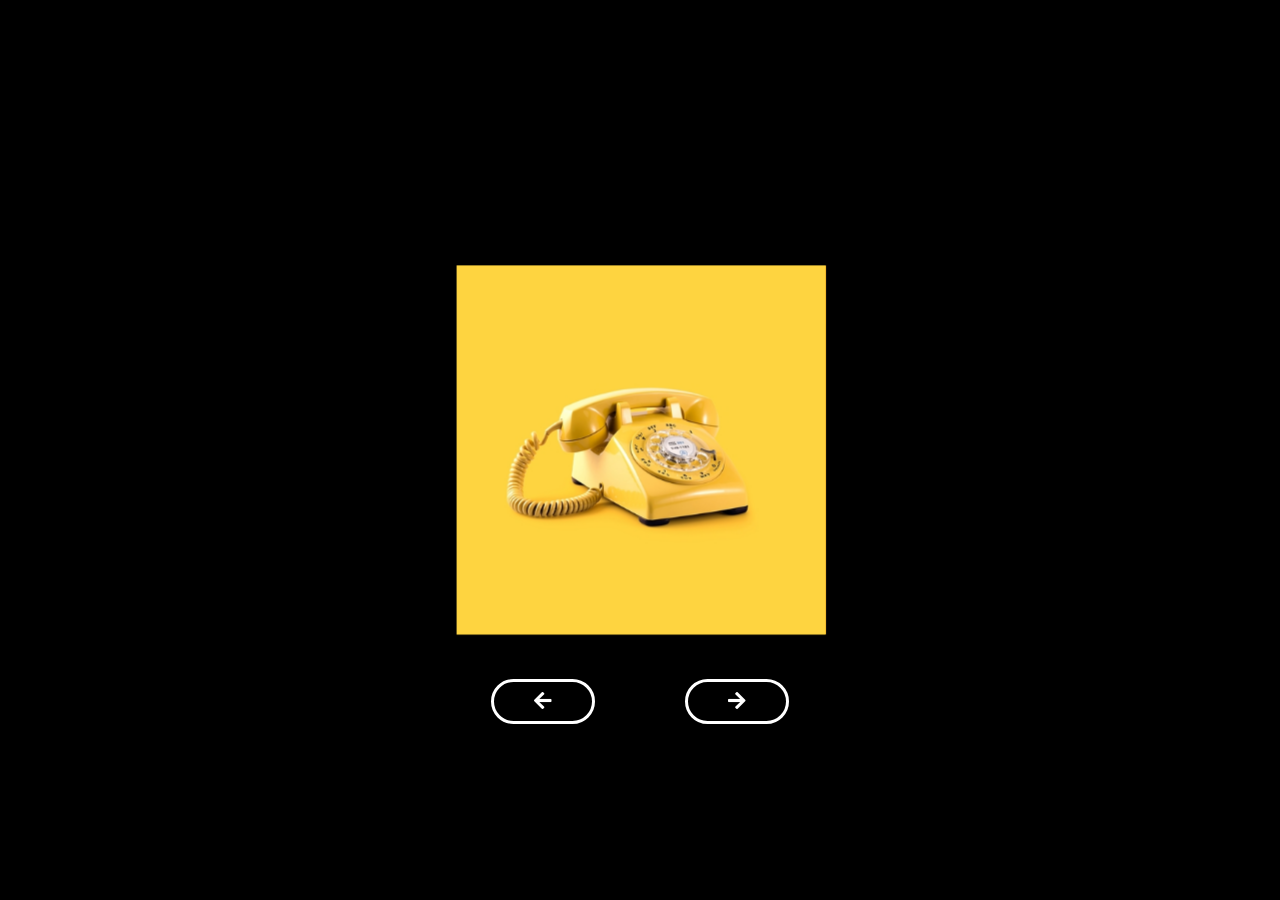
<file: 3D Cube Slider/index.html>
<!DOCTYPE html>
<html lang="en">
  <head>
    <meta name="viewport" content="width=device-width, initial-scale=1.0" />
    <title>3D Cube Slider</title>
    <!-- Font Awesome -->
    <link
      rel="stylesheet"
      href="https://cdnjs.cloudflare.com/ajax/libs/font-awesome/5.15.4/css/all.min.css"
    />
    <!-- Stylesheet -->
    <link rel="stylesheet" href="style.css" />
  </head>
  <body>
    <div class="wrapper">
      <div class="container">
        <div class="image-cube">
          <div class="front">
            <img src="image-1.jpg" />
          </div>
          <div class="right">
            <img src="image-2.jpg" />
          </div>
          <div class="back">
            <img src="image-3.jpg" />
          </div>
          <div class="left">
            <img src="image-4.jpg" />
          </div>
        </div>
      </div>
      <div class="btns">
        <button id="prev">
          <i class="fas fa-arrow-left"></i>
        </button>
        <button id="next">
          <i class="fas fa-arrow-right"></i>
        </button>
      </div>
    </div>
    <!-- Script -->
    <script src="script.js"></script>
  </body>
</html>
</file>
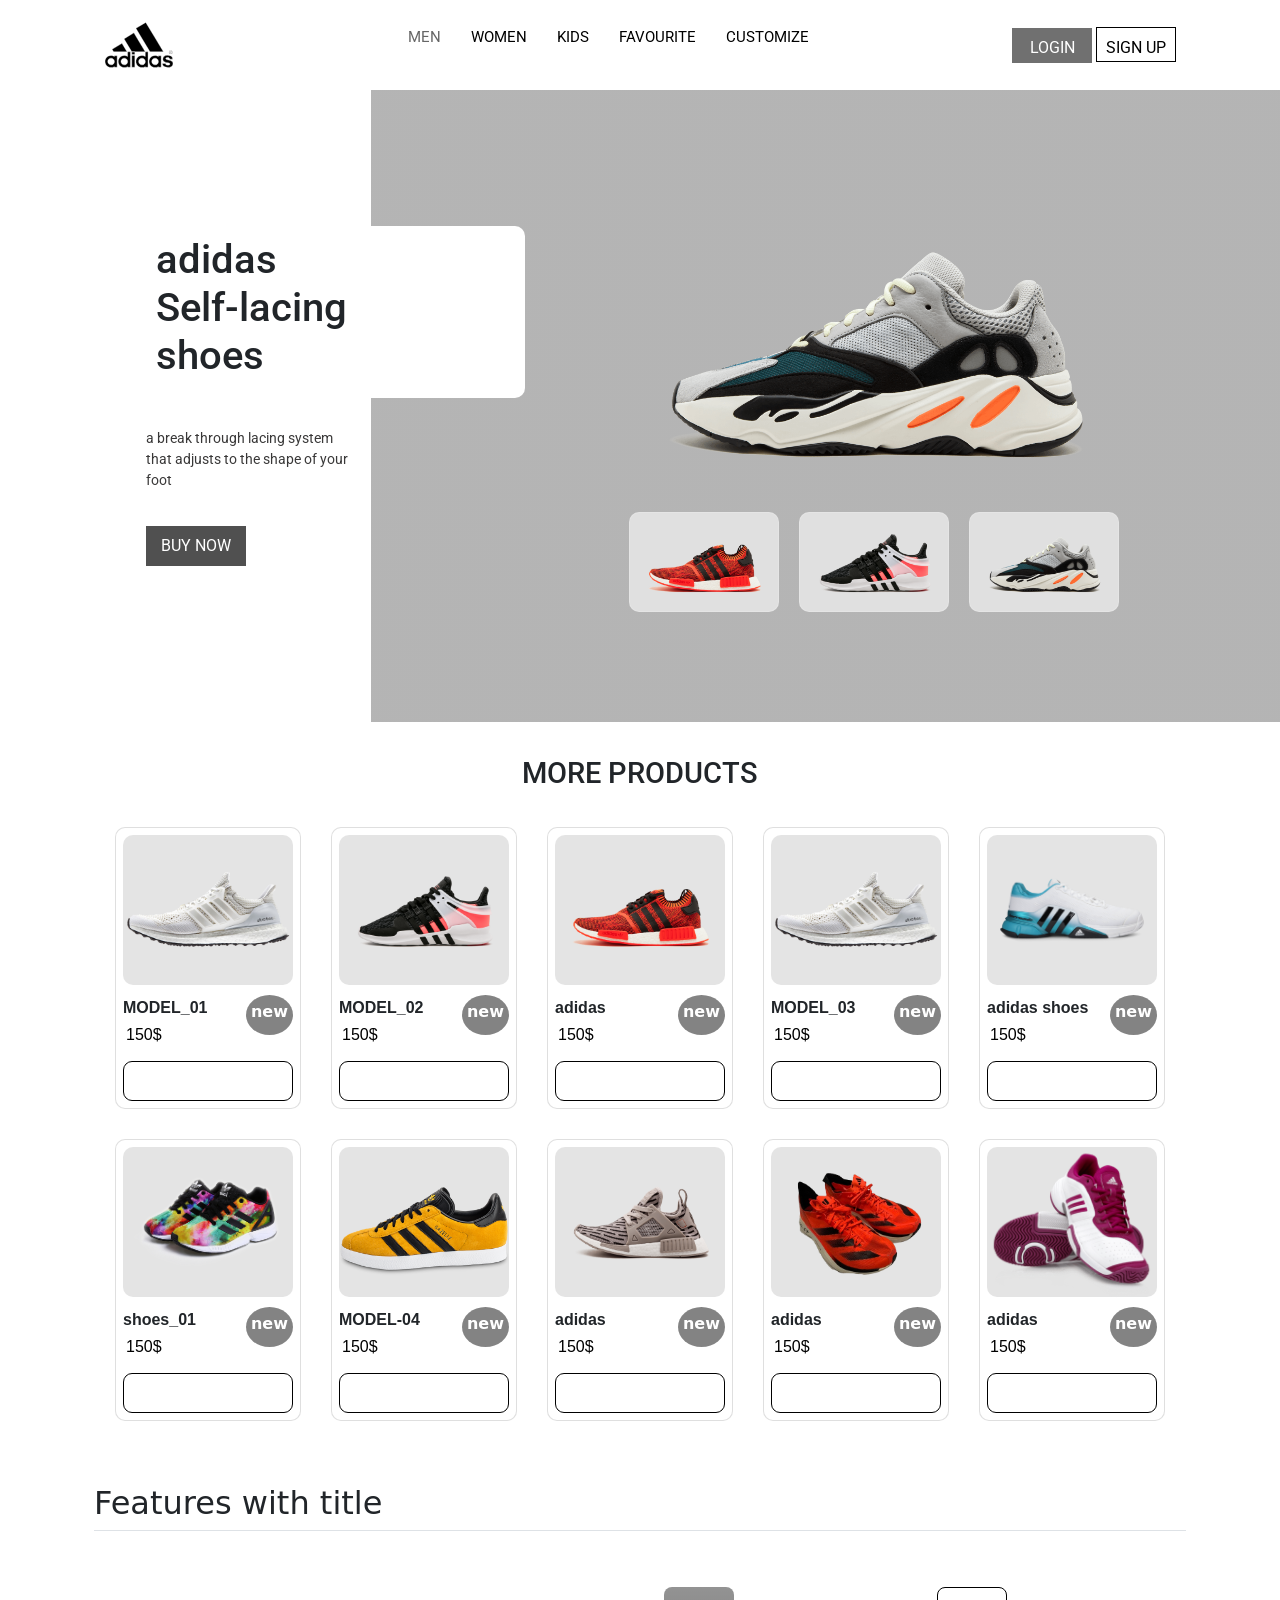
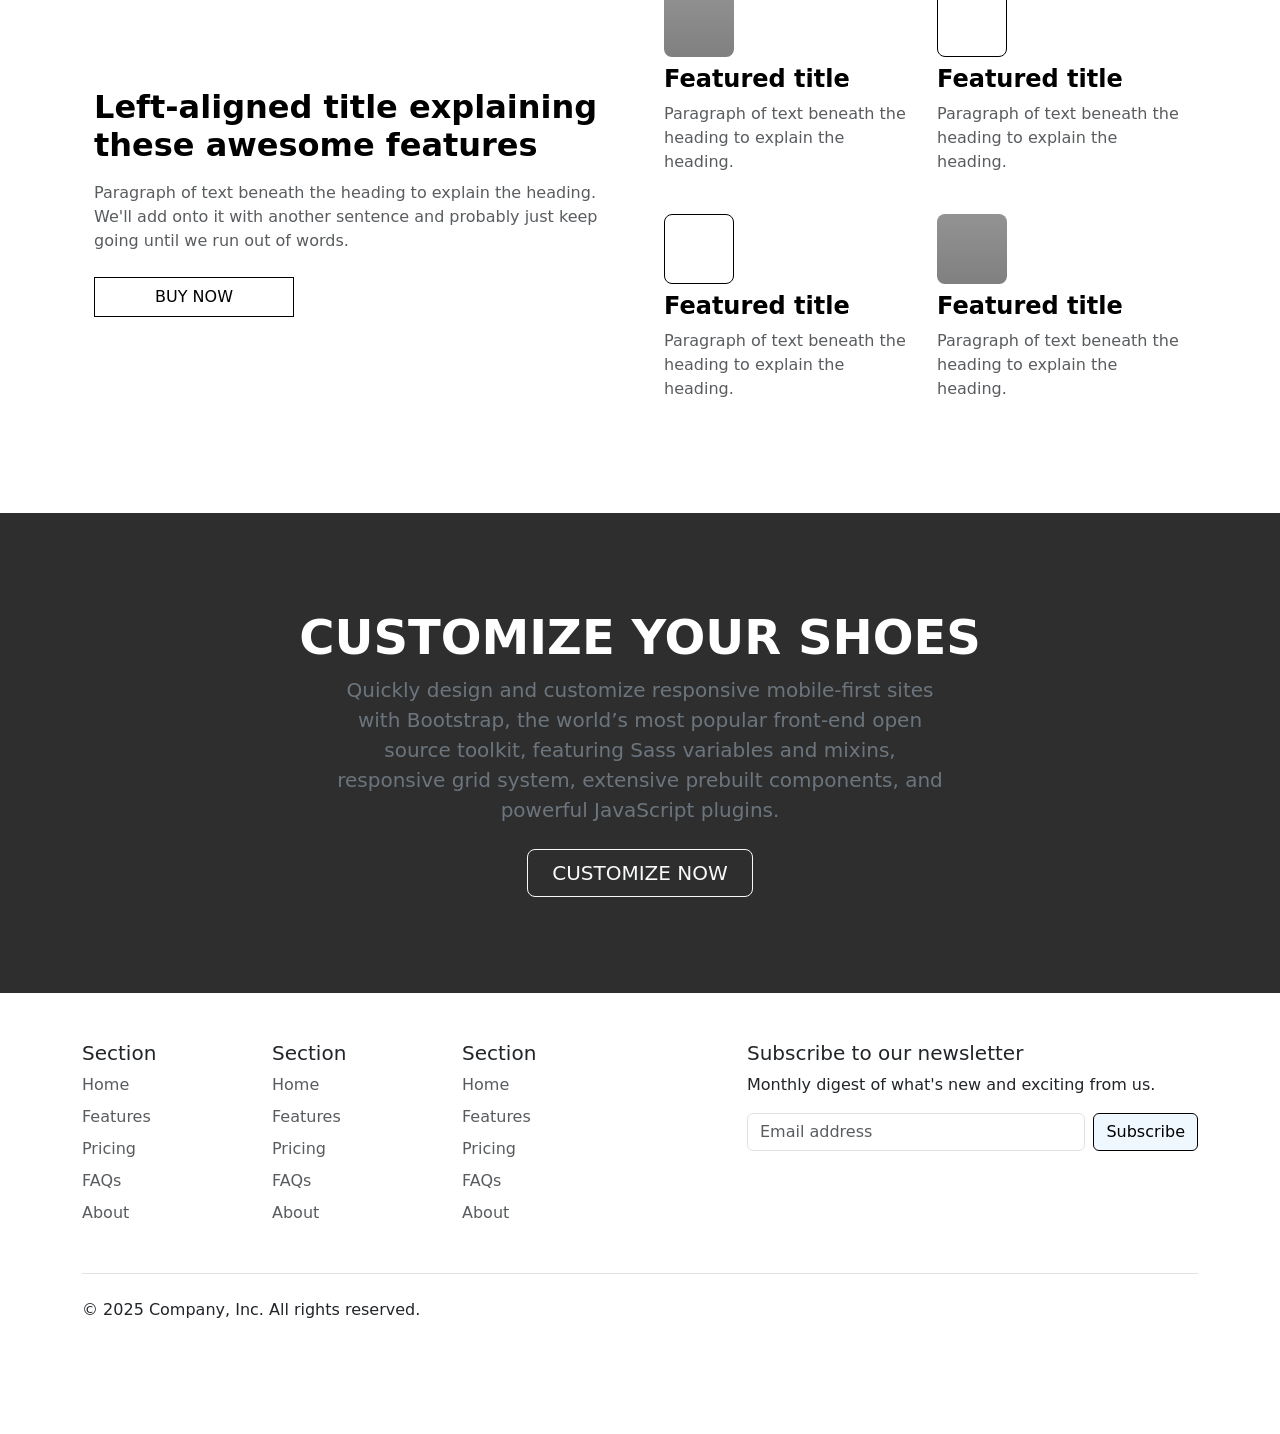
<file: adidas store landing page/index.html>
<!DOCTYPE html>
<html lang="en">
<head>
    <meta charset="UTF-8">
    <meta name="viewport" content="width=device-width, initial-scale=1.0">
    <link rel="stylesheet" href="style.css">
    <link rel="preconnect" href="https://fonts.googleapis.com">
    <link rel="preconnect" href="https://fonts.gstatic.com" crossorigin>
    <link href="https://fonts.googleapis.com/css2?family=Roboto:ital,wght@0,100..900;1,100..900&display=swap" rel="stylesheet">
   <link href="https://cdn.jsdelivr.net/npm/bootstrap@5.3.8/dist/css/bootstrap.min.css" rel="stylesheet" integrity="sha384-sRIl4kxILFvY47J16cr9ZwB07vP4J8+LH7qKQnuqkuIAvNWLzeN8tE5YBujZqJLB" crossorigin="anonymous">
    <link href='https://cdn.boxicons.com/fonts/basic/boxicons.min.css' rel='stylesheet'>
    <title>Adidas landing page </title>
</head>
<body>
    <header >
        <div class="logo">
            <img src="./adidas-logo-svgrepo-com.svg" alt="">
        </div>
        <div class="list">
            <ul>
                <li><a href="" style="color: rgb(102, 102, 102);">MEN</a></li>
                <li><a href="">WOMEN</a></li>
                <li><a href="">KIDS</a></li>
                <li><a href="">FAVOURITE</a></li>
                <li><a href="">CUSTOMIZE</a></li>
            </ul>
        </div>
        <div class="login-buttons">
            <div class="buttons">
                <button class="login">LOGIN</button>
                <button class="signUp">SIGN UP</button>
            </div>
        </div>
        <div class="closeForSmallScreen">
            <button>
                <i class='bx  bx-x'  ></i> 
            </button>
        </div>
    </header>

    <div class="container-1">
        <div class="sec-1">
            <div class="text-1">
            <h1>adidas <br> Self-lacing <br> shoes</h1>
            </div>
            <div class="text-2">
                <p>a break through lacing system that adjusts to the shape of your foot </p>
            </div>
            <div class="btn-buyNow">
                <button>BUY NOW</button>
            </div>
        </div>
        <div class="sec-2">
            <div class="img">
                <img class="bigShoes" src="./imgs/shoes (2).png" alt="">
            </div>
            <div class="slider">
                <div class="shoes">
                    <img src="imgs/shoes (0).png" alt="">
                </div>
                <div class="shoes">
                    <img src="imgs/shoes (1).png" alt="">
                </div>
                <div class="shoes">
                    <img src="imgs/shoes (2).png" alt="">
                </div>
            </div>
        </div>
    </div>


    <div class="products">
        <div class="txt-pro">
        <h2>MORE PRODUCTS</h2>
        </div>
        <div class="pros-cards">


        <div class="pros">
            <div class="display">
                <div class="img">
                    <img src="./imgs/pngwing.com (5).png" alt="">
                </div>
                  <div class="content">
                        <div class="details">
                            <div class="name">MODEL_01</div>
                        <div class="pprice">150$</div>
                        </div>
                        <div class="new">
                            <div><p>new</p></div>
                        </div>
                    </div>
                <div class="buyBtn">
                    <button><i class='bxr  bx-cart-plus'  ></i> </button>
                </div>
            </div>
        </div>


        <div class="pros">
            <div class="display">
                <div class="img">
                    <img src="imgs/shoes (1).png" alt="">
                </div>
                  <div class="content">
                        <div class="details">
                            <div class="name">MODEL_02</div>
                        <div class="pprice">150$</div>
                        </div>
                        <div class="new">
                            <div><p>new</p></div>
                        </div>
                    </div>
                <div class="buyBtn">
                    <button><i class='bxr  bx-cart-plus'  ></i> </button>
                </div>
            </div>
        </div>


        <div class="pros">
            <div class="display">
                <div class="img">
                    <img src="./imgs/shoes (0).png" alt="">
                </div>
                  <div class="content">
                        <div class="details">
                            <div class="name">adidas</div>
                        <div class="pprice">150$</div>
                        </div>
                        <div class="new">
                            <div><p>new</p></div>
                        </div>
                    </div>
                <div class="buyBtn">
                    <button><i class='bxr  bx-cart-plus'  ></i> </button>
                </div>
            </div>
        </div>
            <div class="pros">
                <div class="display">
                    <div class="img">
                        <img src="./imgs/pngwing.com (5).png" alt="">
                    </div>
                      <div class="content">
                        <div class="details">
                            <div class="name">MODEL_03</div>
                        <div class="pprice">150$</div>
                        </div>
                        <div class="new">
                            <div><p>new</p></div>
                        </div>
                    </div>
                    <div class="buyBtn">
                        <button><i class='bxr  bx-cart-plus'  ></i> </button>
                    </div>
                </div>
            </div>
            <div class="pros">
                <div class="display">
                    <div class="img">
                        <img src="./imgs/pngwing.com (0).png" alt="">
                    </div>
                      <div class="content">
                        <div class="details">
                            <div class="name">adidas shoes</div>
                        <div class="pprice">150$</div>
                        </div>
                        <div class="new">
                            <div><p>new</p></div>
                        </div>
                    </div>
                    <div class="buyBtn">
                        <button><i class='bxr  bx-cart-plus'  ></i> </button>
                    </div>
                </div>
            </div>
        </div>
        <div class="pros-cards">


        <div class="pros">
            <div class="display">
                <div class="img">
                    <img src="./imgs/new3.png" alt="">
                </div>
                  <div class="content">
                        <div class="details">
                            <div class="name">shoes_01</div>
                        <div class="pprice">150$</div>
                        </div>
                        <div class="new">
                            <div><p>new</p></div>
                        </div>
                    </div>
                <div class="buyBtn">
                    <button><i class='bxr  bx-cart-plus'  ></i> </button>
                </div>
            </div>
        </div>


        <div class="pros">
            <div class="display">
                <div class="img">
                    <img src="imgs/new2.png" alt="">
                </div>
                  <div class="content">
                        <div class="details">
                            <div class="name">MODEL-04</div>
                        <div class="pprice">150$</div>
                        </div>
                        <div class="new">
                            <div><p>new</p></div>
                        </div>
                    </div>
                <div class="buyBtn">
                    <button><i class='bxr  bx-cart-plus'  ></i> </button>
                </div>
            </div>
        </div>


        <div class="pros">
            <div class="display">
                <div class="img">
                    <img src="./imgs/new1.png" alt="">
                </div>
                  <div class="content">
                        <div class="details">
                            <div class="name">adidas</div>
                        <div class="pprice">150$</div>
                        </div>
                        <div class="new">
                            <div><p>new</p></div>
                        </div>
                    </div>
                <div class="buyBtn">
                    <button><i class='bxr  bx-cart-plus'  ></i> </button>
                </div>
            </div>
        </div>
            <div class="pros">
                <div class="display">
                    <div class="img">
                        <img src="./imgs/shose.png" alt="">
                    </div>
                      <div class="content">
                        <div class="details">
                            <div class="name">adidas</div>
                        <div class="pprice">150$</div>
                        </div>
                        <div class="new">
                            <div><p>new</p></div>
                        </div>
                    </div>
                    <div class="buyBtn">
                        <button><i class='bxr  bx-cart-plus'  ></i> </button>
                    </div>
                </div>
            </div>
            <div class="pros">
                <div class="display">
                    <div class="img">
                        <img src="./imgs/pngwing.com (6).png" alt="">
                    </div>
                    <div class="content">
                        <div class="details">
                            <div class="name">adidas</div>
                        <div class="pprice">150$</div>
                        </div>
                        <div class="new">
                            <div><p>new</p></div>
                        </div>
                    </div>
                    <div class="buyBtn">
                        <button><i class='bxr  bx-cart-plus'  ></i> </button>
                        <!-- <button class="buyNow">BUI</button> -->
                    </div>
                </div>
            </div>
        </div>

    </div>


<div class="container px-4 py-5">
  <h2 class="pb-2 border-bottom">Features with title</h2>

  <div class="row row-cols-1 row-cols-md-2 align-items-md-center g-5 py-5">
    <!-- Left Section -->
    <div class="col d-flex flex-column align-items-start gap-2 divbtn">
      <h2 class="fw-bold text-body-emphasis">
        Left-aligned title explaining these awesome features
      </h2>
      <p class="text-body-secondary">
        Paragraph of text beneath the heading to explain the heading.
        We'll add onto it with another sentence and probably just keep
        going until we run out of words.
      </p>
      <button class="btngray" style="width: 200px;
      height: 40px;
      border: 1px solid black;
      background-color: white;
      ">BUY NOW</button>
    </div>

    <!-- Right Section -->
    <div class="col">
      <div class="row row-cols-1 row-cols-sm-2 g-4">

        <!-- Feature 1 -->
        <div class="col d-flex flex-column gap-2">
          <div
            class="feature-icon-small d-inline-flex align-items-center justify-content-center  bg-gradient fs-4 rounded-3"
          >
            <i class='bxr  bx-user' style="color: white;" ></i>  
          </div>
          <h4 class="fw-semibold mb-0 text-body-emphasis">Featured title</h4>
          <p class="text-body-secondary">
            Paragraph of text beneath the heading to explain the heading.
          </p>
        </div>

        <!-- Feature 2 -->
        <div class="col d-flex flex-column gap-2">
          <div style="background-color: white; border: 1px solid black;"
            class="feature-icon-small d-inline-flex align-items-center justify-content-center  bg-gradient fs-4 rounded-3"
          >
            <i class='bxr  bx-key'  ></i> 
          </div>
          <h4 class="fw-semibold mb-0 text-body-emphasis">Featured title</h4>
          <p class="text-body-secondary">
            Paragraph of text beneath the heading to explain the heading.
          </p>
        </div>

        <!-- Feature 3 -->
        <div class="col d-flex flex-column gap-2">
          <div style="background-color: white; border: 1px solid black;"
            class="feature-icon-small d-inline-flex align-items-center justify-content-center  bg-gradient fs-4 rounded-3"
          >
           <i class='bxr  bx-sneaker'  ></i>    
          </div>
          <h4 class="fw-semibold mb-0 text-body-emphasis">Featured title</h4>
          <p class="text-body-secondary">
            Paragraph of text beneath the heading to explain the heading.
          </p>
        </div>

        <!-- Feature 4 -->
        <div class="col d-flex flex-column gap-2">
          <div
            class="feature-icon-small d-inline-flex align-items-center justify-content-center  bg-gradient fs-4 rounded-3"
          >
            <i class='bxr  bx-store-alt-2'  style="color: white;"></i> 
          </div>
          <h4 class="fw-semibold mb-0 text-body-emphasis">Featured title</h4>
          <p class="text-body-secondary">
            Paragraph of text beneath the heading to explain the heading.
          </p>
        </div>

      </div>
    </div>
  </div>
</div>
<div class=" text-secondary px-4 py-5 text-center" style="background-color: rgba(0, 0, 0, 0.819);">
    <div class="py-5">
      <h1 class="display-5 fw-bold text-white">CUSTOMIZE YOUR SHOES</h1>
      <div class="col-lg-6 mx-auto">
        <p class="fs-5 mb-4">Quickly design and customize responsive mobile-first sites with Bootstrap, the world’s most popular front-end open source toolkit, featuring Sass variables and mixins, responsive grid system, extensive prebuilt components, and powerful JavaScript plugins.</p>
        <div class="d-grid gap-2 d-sm-flex justify-content-sm-center">
          <button type="button" class="btn btn-outline-light btn-lg px-4" fdprocessedid="21a89">CUSTOMIZE NOW</button>
        </div>
      </div>
    </div>
  </div>
<div class="container">
  <footer class="py-5">
    <div class="row">
      
      <!-- Section 1 -->
      <div class="col-6 col-md-2 mb-3">
        <h5>Section</h5>
        <ul class="nav flex-column">
          <li class="nav-item mb-2">
            <a href="#" class="nav-link p-0 text-body-secondary">Home</a>
          </li>
          <li class="nav-item mb-2">
            <a href="#" class="nav-link p-0 text-body-secondary">Features</a>
          </li>
          <li class="nav-item mb-2">
            <a href="#" class="nav-link p-0 text-body-secondary">Pricing</a>
          </li>
          <li class="nav-item mb-2">
            <a href="#" class="nav-link p-0 text-body-secondary">FAQs</a>
          </li>
          <li class="nav-item mb-2">
            <a href="#" class="nav-link p-0 text-body-secondary">About</a>
          </li>
        </ul>
      </div>

      <!-- Section 2 -->
      <div class="col-6 col-md-2 mb-3">
        <h5>Section</h5>
        <ul class="nav flex-column">
          <li class="nav-item mb-2">
            <a href="#" class="nav-link p-0 text-body-secondary">Home</a>
          </li>
          <li class="nav-item mb-2">
            <a href="#" class="nav-link p-0 text-body-secondary">Features</a>
          </li>
          <li class="nav-item mb-2">
            <a href="#" class="nav-link p-0 text-body-secondary">Pricing</a>
          </li>
          <li class="nav-item mb-2">
            <a href="#" class="nav-link p-0 text-body-secondary">FAQs</a>
          </li>
          <li class="nav-item mb-2">
            <a href="#" class="nav-link p-0 text-body-secondary">About</a>
          </li>
        </ul>
      </div>

      <!-- Section 3 -->
      <div class="col-6 col-md-2 mb-3">
        <h5>Section</h5>
        <ul class="nav flex-column">
          <li class="nav-item mb-2">
            <a href="#" class="nav-link p-0 text-body-secondary">Home</a>
          </li>
          <li class="nav-item mb-2">
            <a href="#" class="nav-link p-0 text-body-secondary">Features</a>
          </li>
          <li class="nav-item mb-2">
            <a href="#" class="nav-link p-0 text-body-secondary">Pricing</a>
          </li>
          <li class="nav-item mb-2">
            <a href="#" class="nav-link p-0 text-body-secondary">FAQs</a>
          </li>
          <li class="nav-item mb-2">
            <a href="#" class="nav-link p-0 text-body-secondary">About</a>
          </li>
        </ul>
      </div>

      <!-- Newsletter -->
      <div class="col-md-5 offset-md-1 mb-3">
        <form>
          <h5>Subscribe to our newsletter</h5>
          <p>Monthly digest of what's new and exciting from us.</p>
          <div class="d-flex flex-column flex-sm-row w-100 gap-2">
            <label for="newsletter1" class="visually-hidden">Email address</label>
            <input 
              id="newsletter1" 
              type="email" 
              class="form-control" 
              placeholder="Email address"
            >
            <button style="
            background-color: aliceblue;
            color: black;
            border: 1px solid black;
            " class="btn btn-primary" type="button">Subscribe</button>
          </div>
        </form>
      </div>

    </div>

    <!-- Footer Bottom -->
    <div class="d-flex flex-column flex-sm-row justify-content-between py-4 my-4 border-top">
      <p>© 2025 Company, Inc. All rights reserved.</p>
      <ul class="list-unstyled d-flex">
        <li class="ms-3">
          <a class="link-body-emphasis" href="#" aria-label="Instagram">
            <svg class="bi" width="24" height="24">
              <use xlink:href="#instagram"></use>
            </svg>
          </a>
        </li>
        <li class="ms-3">
          <a class="link-body-emphasis" href="#" aria-label="Facebook">
            <svg class="bi" width="24" height="24" aria-hidden="true">
              <use xlink:href="#facebook"></use>
            </svg>
          </a>
        </li>
      </ul>
    </div>
  </footer>

</div>
        <script src="./script.js"></script>
</body>
</html>
</file>
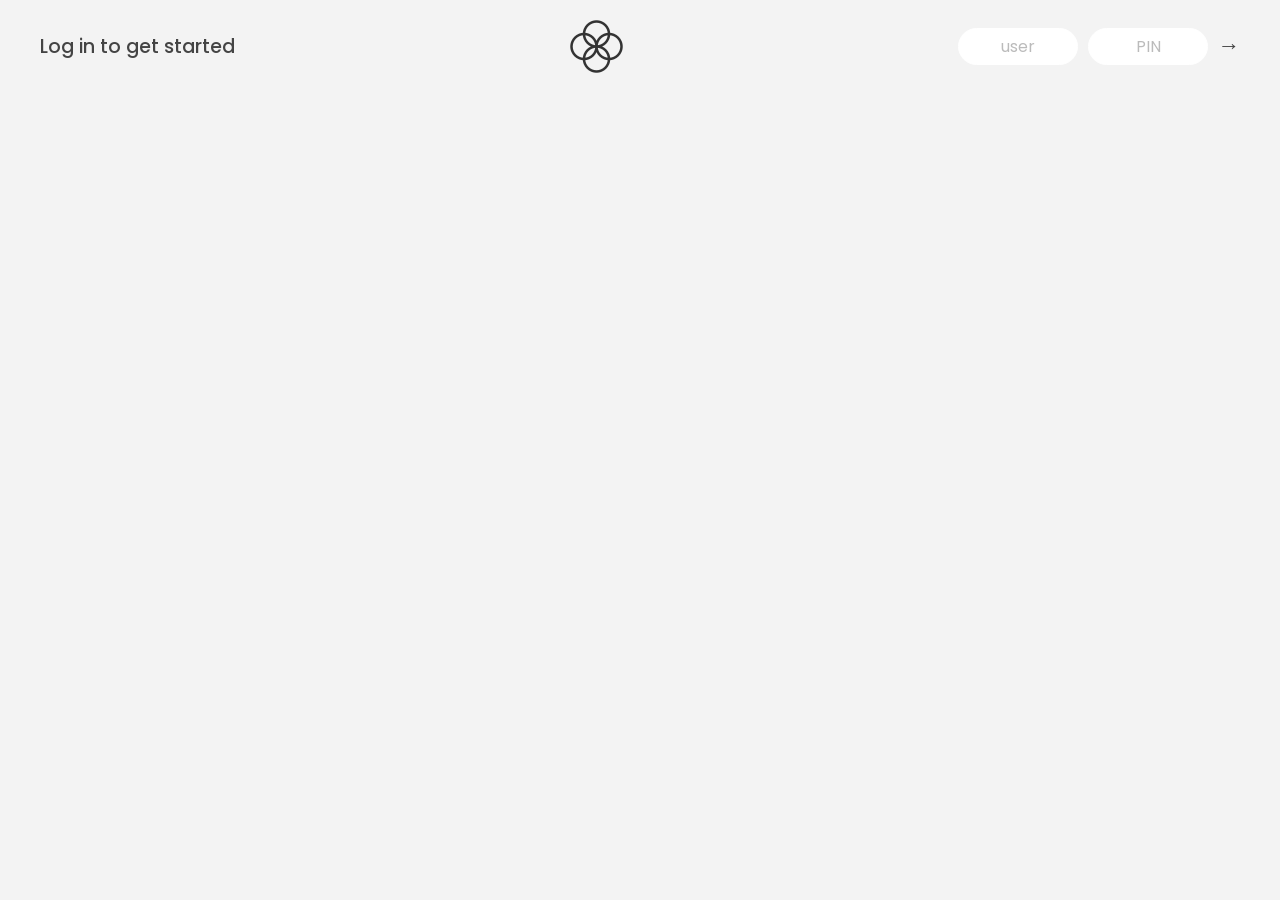
<file: BANKIST APP/index.html>
<!DOCTYPE html>
<html lang="en">
  <head>
    <meta charset="UTF-8" />
    <meta name="viewport" content="width=device-width, initial-scale=1.0" />
    <meta http-equiv="X-UA-Compatible" content="ie=edge" />
    <link rel="shortcut icon" type="image/png" href="/icon.png" />

    <link
      href="https://fonts.googleapis.com/css?family=Poppins:400,500,600&display=swap"
      rel="stylesheet"
    />

    <link rel="stylesheet" href="style.css" />
    <title>Bankist</title>
  </head>
  <body>
    <!-- TOP NAVIGATION -->
    <nav>
      <p class="welcome">Log in to get started</p>
      <img src="logo.png" alt="Logo" class="logo" />
      <form class="login">
        <input
          type="text"
          placeholder="user"
          class="login__input login__input--user"
        />
        <!-- In practice, use type="password" -->
        <input
          type="text"
          placeholder="PIN"
          maxlength="4"
          class="login__input login__input--pin"
        />
        <button class="login__btn">&rarr;</button>
      </form>
    </nav>

    <main class="app">
      <!-- BALANCE -->
      <div class="balance">
        <div>
          <p class="balance__label">Current balance</p>
          <p class="balance__date">
            As of <span class="date">05/03/2037</span>
          </p>
        </div>
        <p class="balance__value">0000€</p>
      </div>

      <!-- MOVEMENTS -->
       <div class="movements">
        <div class="movements__row">
          <div class="movements__type movements__type--deposit">2 deposit</div>
          <div class="movements__date">3 days ago</div>
          <div class="movements__value">4 000€</div>
        </div>
        <div class="movements__row">
          <div class="movements__type movements__type--withdrawal">
            1 withdrawal
          </div>
          <div class="movements__date">24/01/2037</div>
          <div class="movements__value">-378€</div>
        </div>
      </div>

      <!-- SUMMARY -->
      <div class="summary">
        <p class="summary__label">In</p>
        <p class="summary__value summary__value--in">0000€</p>
        <p class="summary__label">Out</p>
        <p class="summary__value summary__value--out">0000€</p>
        <p class="summary__label">Interest</p>
        <p class="summary__value summary__value--interest">0000€</p>
        <button class="btn--sort">&downarrow; SORT</button>
      </div>

      <!-- OPERATION: TRANSFERS -->
      <div class="operation operation--transfer">
        <h2>Transfer money</h2>
        <form class="form form--transfer">
          <input type="text" class="form__input form__input--to" />
          <input type="number" class="form__input form__input--amount" />
          <button class="form__btn form__btn--transfer">&rarr;</button>
          <label class="form__label">Transfer to</label>
          <label class="form__label">Amount</label>
        </form>
      </div>

      <!-- OPERATION: LOAN -->
      <div class="operation operation--loan">
        <h2>Request loan</h2>
        <form class="form form--loan">
          <input type="number" class="form__input form__input--loan-amount" />
          <button class="form__btn form__btn--loan">&rarr;</button>
          <label class="form__label form__label--loan">Amount</label>
        </form>
      </div>

      <!-- OPERATION: CLOSE -->
      <div class="operation operation--close">
        <h2>Close account</h2>
        <form class="form form--close">
          <input type="text" class="form__input form__input--user" />
          <input
            type="password"
            maxlength="6"
            class="form__input form__input--pin"
          />
          <button class="form__btn form__btn--close">&rarr;</button>
          <label class="form__label">Confirm user</label>
          <label class="form__label">Confirm PIN</label>
        </form>
      </div>

      <!-- LOGOUT TIMER -->
      <p class="logout-timer">
        You will be logged out in <span class="timer">05:00</span>
      </p>
    </main>

    <!-- <footer>
      &copy; by Jonas Schmedtmann. Don't claim as your own :)
    </footer> -->

    <script src="script.js"></script>
  </body>
</html>
</file>
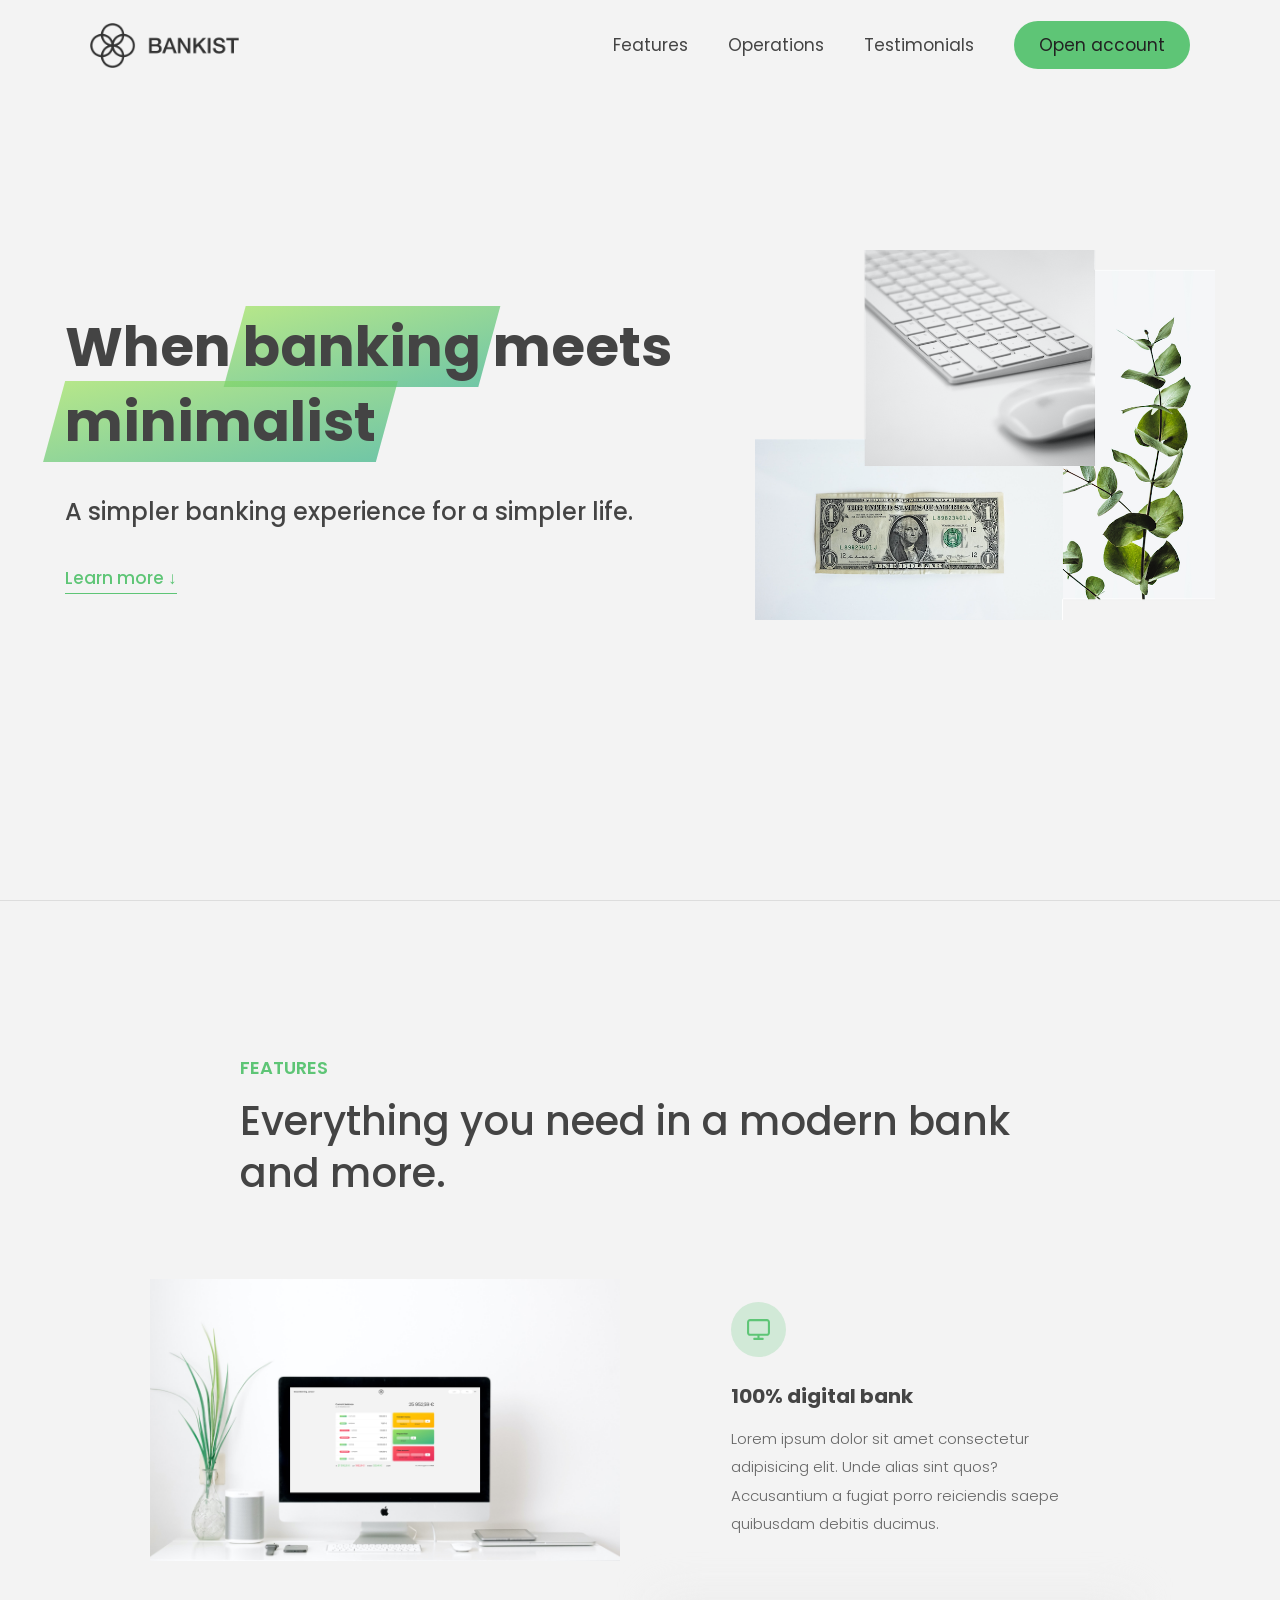
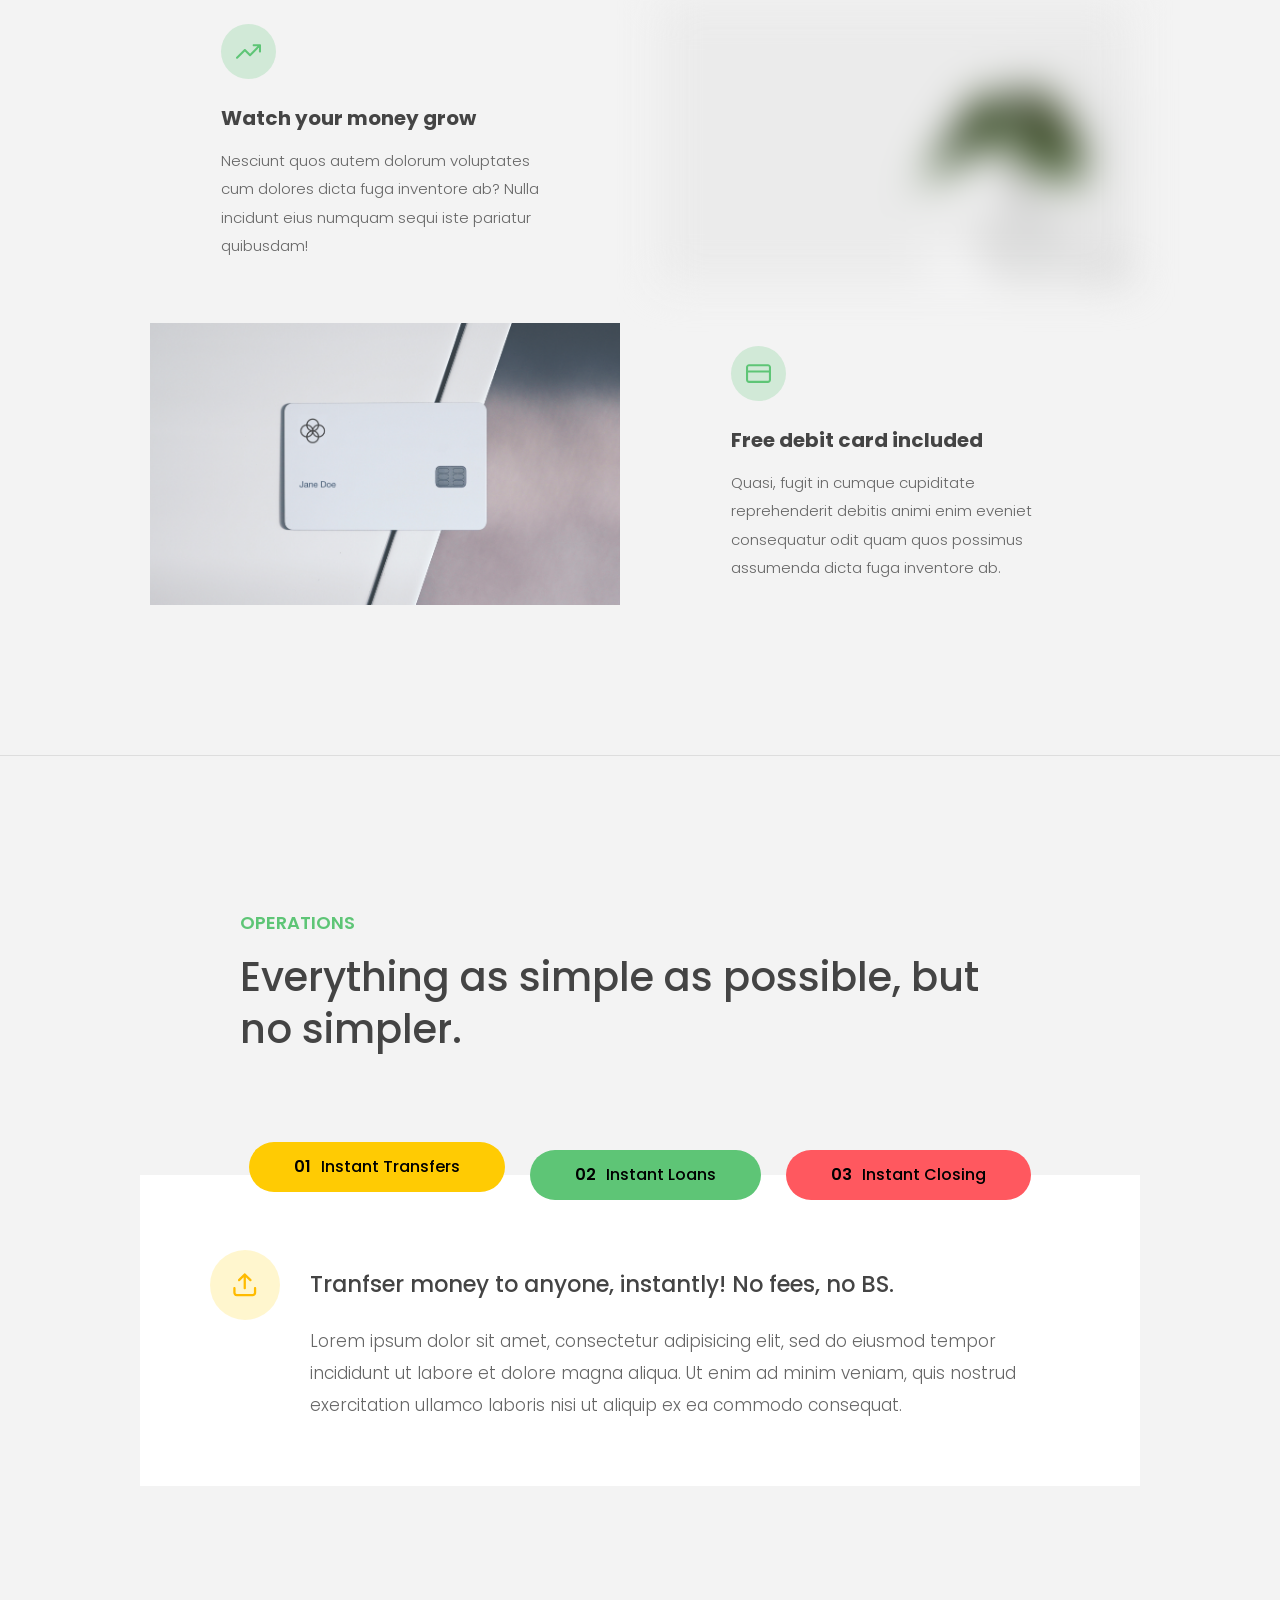
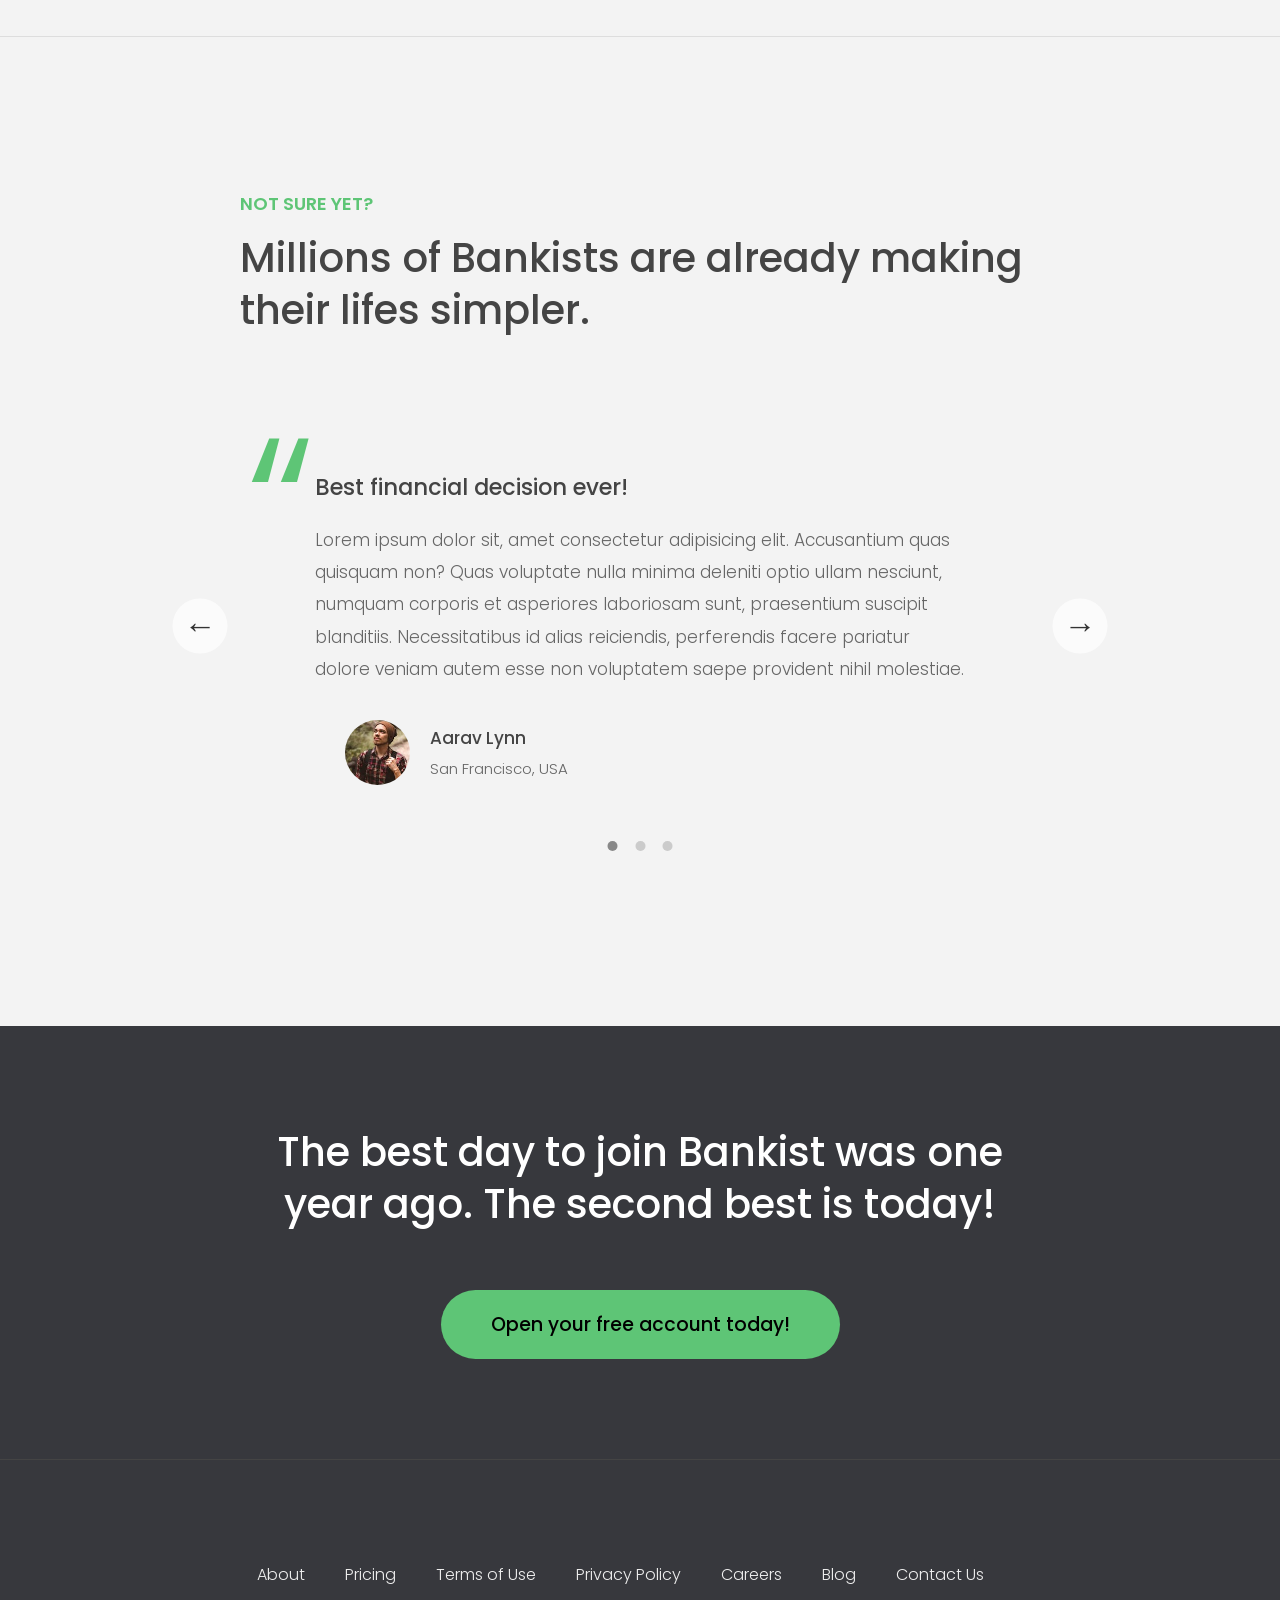
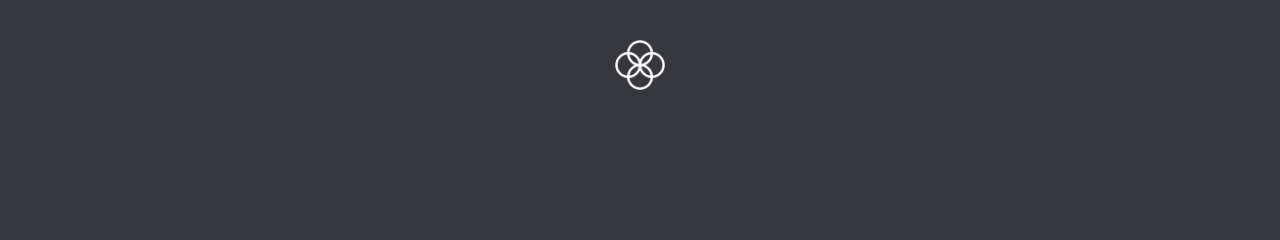
<file: BANKIST SITE/index.html>
<!DOCTYPE html>
<html lang="en">
  <head>
    <meta charset="UTF-8" />
    <meta name="viewport" content="width=device-width, initial-scale=1.0" />
    <meta http-equiv="X-UA-Compatible" content="ie=edge" />
    <link rel="shortcut icon" type="image/png" href="img/icon.png" />

    <link
      href="https://fonts.googleapis.com/css?family=Poppins:300,400,500,600&display=swap"
      rel="stylesheet"
    />
    <link rel="stylesheet" href="style.css" />
    <title>Bankist | When Banking meets Minimalist</title>

    <script defer src="script.js"></script>
  </head>
  <body>
    <header class="header">
      <nav class="nav">
        <img
          src="img/logo.png"
          alt="Bankist logo"
          class="nav__logo"
          id="logo"
          designer="Jonas"
          data-version-number="3.0"
        />
        <ul class="nav__links">
          <li class="nav__item">
            <a class="nav__link" href="#section--1">Features</a>
          </li>
          <li class="nav__item">
            <a class="nav__link" href="#section--2">Operations</a>
          </li>
          <li class="nav__item">
            <a class="nav__link" href="#section--3">Testimonials</a>
          </li>
          <li class="nav__item">
            <a class="nav__link nav__link--btn btn--show-modal" href="#"
              >Open account</a
            >
          </li>
        </ul>
      </nav>

      <div class="header__title">
        <!-- <h1 onclick="alert('HTML alert')"> -->
        <h1>
          When
          <!-- Green highlight effect -->
          <span class="highlight">banking</span>
          meets<br />
          <span class="highlight">minimalist</span>
        </h1>
        <h4>A simpler banking experience for a simpler life.</h4>
        <button class="btn--text btn--scroll-to">Learn more &DownArrow;</button>
        <img
          src="img/hero.png"
          class="header__img"
          alt="Minimalist bank items"
        />
      </div>
    </header>

    <section class="section" id="section--1">
      <div class="section__title">
        <h2 class="section__description">Features</h2>
        <h3 class="section__header">
          Everything you need in a modern bank and more.
        </h3>
      </div>

      <div class="features">
        <img
          src="img/digital-lazy.jpg"
          data-src="img/digital.jpg"
          alt="Computer"
          class="features__img lazy-img"
        />
        <div class="features__feature">
          <div class="features__icon">
            <svg>
              <use xlink:href="img/icons.svg#icon-monitor"></use>
            </svg>
          </div>
          <h5 class="features__header">100% digital bank</h5>
          <p>
            Lorem ipsum dolor sit amet consectetur adipisicing elit. Unde alias
            sint quos? Accusantium a fugiat porro reiciendis saepe quibusdam
            debitis ducimus.
          </p>
        </div>

        <div class="features__feature">
          <div class="features__icon">
            <svg>
              <use xlink:href="img/icons.svg#icon-trending-up"></use>
            </svg>
          </div>
          <h5 class="features__header">Watch your money grow</h5>
          <p>
            Nesciunt quos autem dolorum voluptates cum dolores dicta fuga
            inventore ab? Nulla incidunt eius numquam sequi iste pariatur
            quibusdam!
          </p>
        </div>
        <img
          src="img/grow-lazy.jpg"
          data-src="img/grow.jpg"
          alt="Plant"
          class="features__img lazy-img"
        />

        <img
          src="img/card-lazy.jpg"
          data-src="img/card.jpg"
          alt="Credit card"
          class="features__img lazy-img"
        />
        <div class="features__feature">
          <div class="features__icon">
            <svg>
              <use xlink:href="img/icons.svg#icon-credit-card"></use>
            </svg>
          </div>
          <h5 class="features__header">Free debit card included</h5>
          <p>
            Quasi, fugit in cumque cupiditate reprehenderit debitis animi enim
            eveniet consequatur odit quam quos possimus assumenda dicta fuga
            inventore ab.
          </p>
        </div>
      </div>
    </section>

    <section class="section" id="section--2">
      <div class="section__title">
        <h2 class="section__description">Operations</h2>
        <h3 class="section__header">
          Everything as simple as possible, but no simpler.
        </h3>
      </div>

      <div class="operations">
        <div class="operations__tab-container">
          <button
            class="btn operations__tab operations__tab--1 operations__tab--active"
            data-tab="1"
          >
            <span>01</span>Instant Transfers
          </button>
          <button class="btn operations__tab operations__tab--2" data-tab="2">
            <span>02</span>Instant Loans
          </button>
          <button class="btn operations__tab operations__tab--3" data-tab="3">
            <span>03</span>Instant Closing
          </button>
        </div>
        <div
          class="operations__content operations__content--1 operations__content--active"
        >
          <div class="operations__icon operations__icon--1">
            <svg>
              <use xlink:href="img/icons.svg#icon-upload"></use>
            </svg>
          </div>
          <h5 class="operations__header">
            Tranfser money to anyone, instantly! No fees, no BS.
          </h5>
          <p>
            Lorem ipsum dolor sit amet, consectetur adipisicing elit, sed do
            eiusmod tempor incididunt ut labore et dolore magna aliqua. Ut enim
            ad minim veniam, quis nostrud exercitation ullamco laboris nisi ut
            aliquip ex ea commodo consequat.
          </p>
        </div>

        <div class="operations__content operations__content--2">
          <div class="operations__icon operations__icon--2">
            <svg>
              <use xlink:href="img/icons.svg#icon-home"></use>
            </svg>
          </div>
          <h5 class="operations__header">
            Buy a home or make your dreams come true, with instant loans.
          </h5>
          <p>
            Duis aute irure dolor in reprehenderit in voluptate velit esse
            cillum dolore eu fugiat nulla pariatur. Excepteur sint occaecat
            cupidatat non proident, sunt in culpa qui officia deserunt mollit
            anim id est laborum.
          </p>
        </div>
        <div class="operations__content operations__content--3">
          <div class="operations__icon operations__icon--3">
            <svg>
              <use xlink:href="img/icons.svg#icon-user-x"></use>
            </svg>
          </div>
          <h5 class="operations__header">
            No longer need your account? No problem! Close it instantly.
          </h5>
          <p>
            Excepteur sint occaecat cupidatat non proident, sunt in culpa qui
            officia deserunt mollit anim id est laborum. Ut enim ad minim
            veniam, quis nostrud exercitation ullamco laboris nisi ut aliquip ex
            ea commodo consequat.
          </p>
        </div>
      </div>
    </section>

    <section class="section" id="section--3">
      <div class="section__title section__title--testimonials">
        <h2 class="section__description">Not sure yet?</h2>
        <h3 class="section__header">
          Millions of Bankists are already making their lifes simpler.
        </h3>
      </div>

      <div class="slider">
        <div class="slide">
          <div class="testimonial">
            <h5 class="testimonial__header">Best financial decision ever!</h5>
            <blockquote class="testimonial__text">
              Lorem ipsum dolor sit, amet consectetur adipisicing elit.
              Accusantium quas quisquam non? Quas voluptate nulla minima
              deleniti optio ullam nesciunt, numquam corporis et asperiores
              laboriosam sunt, praesentium suscipit blanditiis. Necessitatibus
              id alias reiciendis, perferendis facere pariatur dolore veniam
              autem esse non voluptatem saepe provident nihil molestiae.
            </blockquote>
            <address class="testimonial__author">
              <img src="img/user-1.jpg" alt="" class="testimonial__photo" />
              <h6 class="testimonial__name">Aarav Lynn</h6>
              <p class="testimonial__location">San Francisco, USA</p>
            </address>
          </div>
        </div>

        <div class="slide">
          <div class="testimonial">
            <h5 class="testimonial__header">
              The last step to becoming a complete minimalist
            </h5>
            <blockquote class="testimonial__text">
              Quisquam itaque deserunt ullam, quia ea repellendus provident,
              ducimus neque ipsam modi voluptatibus doloremque, corrupti
              laborum. Incidunt numquam perferendis veritatis neque repellendus.
              Lorem, ipsum dolor sit amet consectetur adipisicing elit. Illo
              deserunt exercitationem deleniti.
            </blockquote>
            <address class="testimonial__author">
              <img src="img/user-2.jpg" alt="" class="testimonial__photo" />
              <h6 class="testimonial__name">Miyah Miles</h6>
              <p class="testimonial__location">London, UK</p>
            </address>
          </div>
        </div>

        <div class="slide">
          <div class="testimonial">
            <h5 class="testimonial__header">
              Finally free from old-school banks
            </h5>
            <blockquote class="testimonial__text">
              Debitis, nihil sit minus suscipit magni aperiam vel tenetur
              incidunt commodi architecto numquam omnis nulla autem,
              necessitatibus blanditiis modi similique quidem. Odio aliquam
              culpa dicta beatae quod maiores ipsa minus consequatur error sunt,
              deleniti saepe aliquid quos inventore sequi. Necessitatibus id
              alias reiciendis, perferendis facere.
            </blockquote>
            <address class="testimonial__author">
              <img src="img/user-3.jpg" alt="" class="testimonial__photo" />
              <h6 class="testimonial__name">Francisco Gomes</h6>
              <p class="testimonial__location">Lisbon, Portugal</p>
            </address>
          </div>
        </div>

        <button class="slider__btn slider__btn--left">&larr;</button>
        <button class="slider__btn slider__btn--right">&rarr;</button>
        <div class="dots"></div>
      </div>
    </section>

    <section class="section section--sign-up">
      <div class="section__title">
        <h3 class="section__header">
          The best day to join Bankist was one year ago. The second best is
          today!
        </h3>
      </div>
      <button class="btn btn--show-modal">Open your free account today!</button>
    </section>

    <footer class="footer">
      <ul class="footer__nav">
        <li class="footer__item">
          <a class="footer__link" href="#">About</a>
        </li>
        <li class="footer__item">
          <a class="footer__link" href="#">Pricing</a>
        </li>
        <li class="footer__item">
          <a class="footer__link" href="#">Terms of Use</a>
        </li>
        <li class="footer__item">
          <a class="footer__link" href="#">Privacy Policy</a>
        </li>
        <li class="footer__item">
          <a class="footer__link" href="#">Careers</a>
        </li>
        <li class="footer__item">
          <a class="footer__link" href="#">Blog</a>
        </li>
        <li class="footer__item">
          <a class="footer__link" href="#">Contact Us</a>
        </li>
      </ul>
      <img src="img/icon.png" alt="Logo" class="footer__logo" />

    </footer>

    <div class="modal hidden">
      <button class="btn--close-modal">&times;</button>
      <h2 class="modal__header">
        Open your bank account <br />
        in just <span class="highlight">5 minutes</span>
      </h2>
      <form class="modal__form">
        <label>First Name</label>
        <input type="text" />
        <label>Last Name</label>
        <input type="text" />
        <label>Email Address</label>
        <input type="email" />
        <button class="btn">Next step &rarr;</button>
      </form>
    </div>
    <div class="overlay hidden"></div>

    <!-- <script src="script.js"></script> -->
  </body>
</html>
</file>
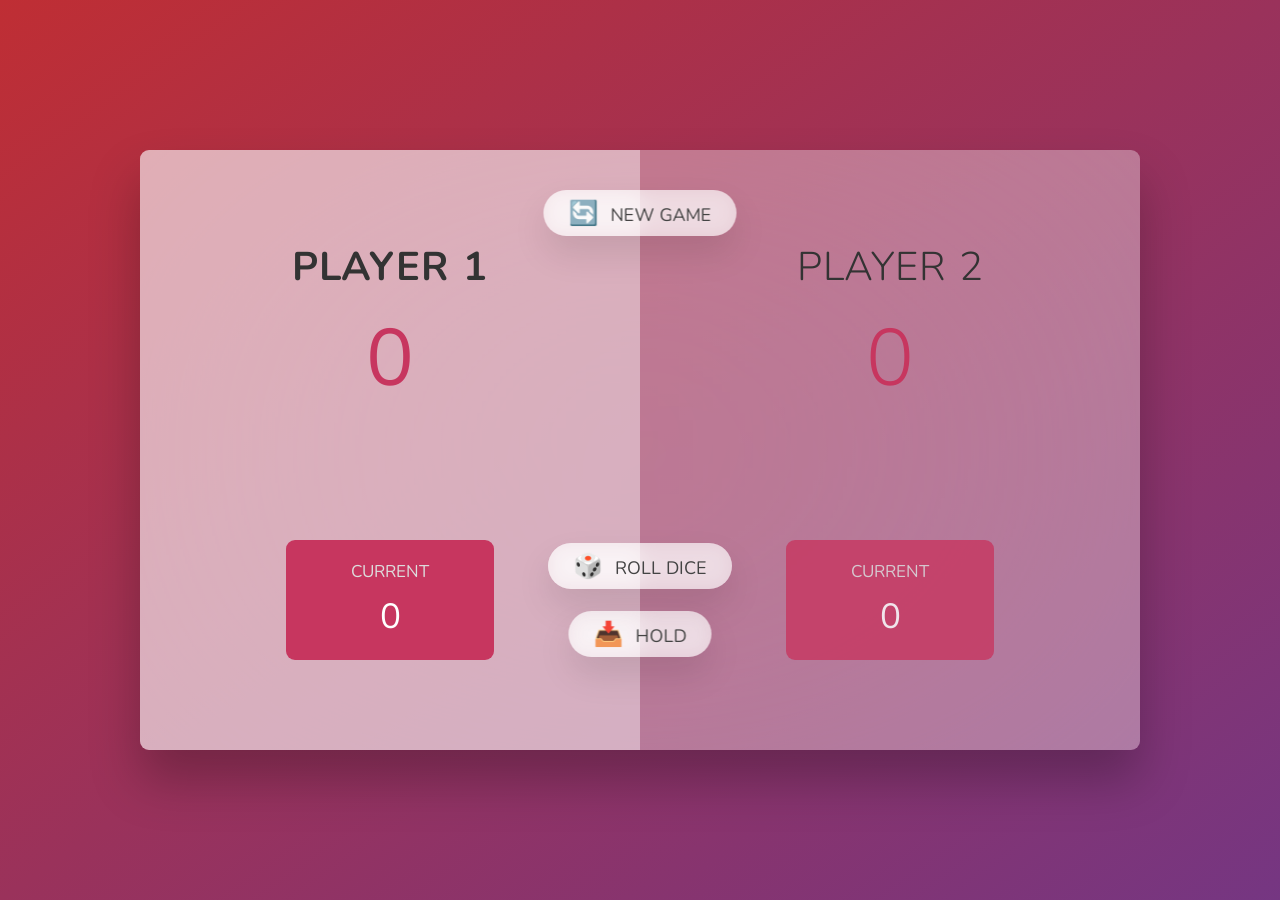
<file: BIG GAME/index.html>
<!DOCTYPE html>
<html lang="en">
  <head>
    <meta charset="UTF-8" />
    <meta name="viewport" content="width=device-width, initial-scale=1.0" />
    <meta http-equiv="X-UA-Compatible" content="ie=edge" />
    <link rel="stylesheet" href="style.css" />
    <title>Pig Game</title>
  </head>
  <body>
    <main>
      <section class="player player--0 player--active">
        <h2 class="name" id="name--0">Player 1</h2>
        <p class="score" id="score--0">43</p>
        <div class="current">
          <p class="current-label">Current</p>
          <p class="current-score" id="current--0">0</p>
        </div>
      </section>
      <section class="player player--1">
        <h2 class="name" id="name--1">Player 2</h2>
        <p class="score" id="score--1">24</p>
        <div class="current">
          <p class="current-label">Current</p>
          <p class="current-score" id="current--1">0</p>
        </div>
      </section>

      <img src="dice-5.png" alt="Playing dice" class="dice" />
      <button class="btn btn--new">🔄 New game</button>
      <button class="btn btn--roll">🎲 Roll dice</button>
      <button class="btn btn--hold">📥 Hold</button>
    </main>
    <script src="script.js"></script>
  </body>
</html>
</file>
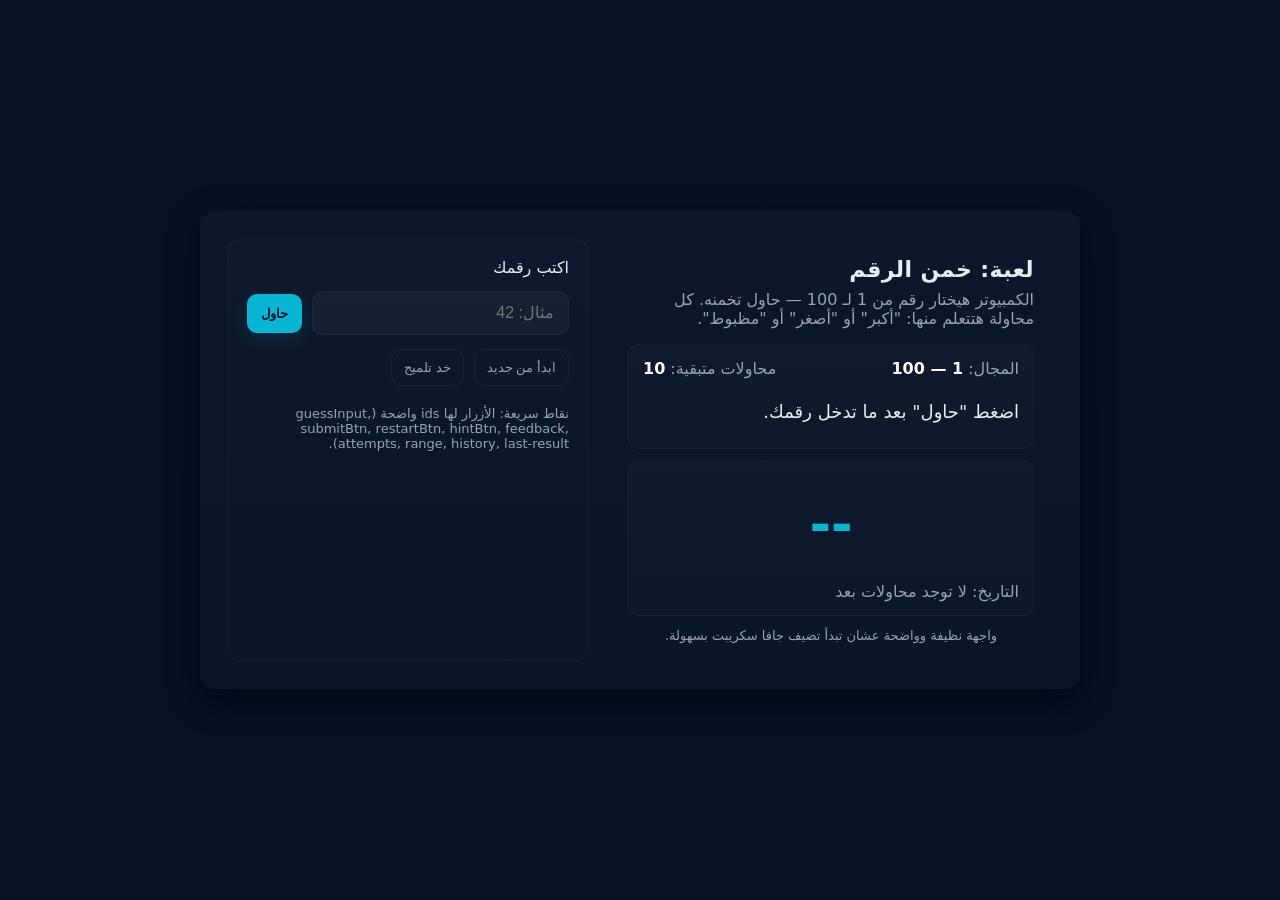
<file: Guess the number/index.html>
<!doctype html>
<html lang="ar" dir="rtl">
<head>
  <meta charset="utf-8" />
  <meta name="viewport" content="width=device-width, initial-scale=1" />
  <link rel="stylesheet" href="./style.css">
  <title>لعبة تخمين الرقم - واجهة</title>

</head>
<body>
  <main class="container">
    <section class="left">
      <h1>لعبة: خمن الرقم</h1>
      <p class="lead">الكمبيوتر هيختار رقم من 1 لـ 100 — حاول تخمنه. كل محاولة هتتعلم منها: "أكبر" أو "أصغر" أو "مظبوط".</p>

      <div class="panel">
        <div class="range-row">
          <div>المجال: <strong id="range">1 — 100</strong></div>
          <div>محاولات متبقية: <strong id="attempts">10</strong></div>
        </div>
        <div class="feedback" id="feedback">اضغط "حاول" بعد ما تدخل رقمك.</div>
      </div>

      <div class="panel">
        <div class="big-number" id="last-result">--</div>
        <div class="attempts" id="history">التاريخ: لا توجد محاولات بعد</div>
      </div>

      <footer class="small">واجهة نظيفة وواضحة عشان تبدأ تضيف جافا سكريبت بسهولة.</footer>
    </section>

    <aside class="right">
      <label for="guessInput">اكتب رقمك</label>
      <div class="input-row">
        <input id="guessInput" type="number" min="1" max="100" placeholder="مثال: 42">
        <button id="submitBtn" class="btn">حاول</button>
      </div>

      <div style="display:flex; gap:10px;">
        <button id="restartBtn" class="ghost">ابدأ من جديد</button>
        <button id="hintBtn" class="ghost">خد تلميح</button>
      </div>

      <div style="margin-top:6px; color:var(--muted); font-size:13px">نقاط سريعة: الأزرار لها ids واضحة (guessInput, submitBtn, restartBtn, hintBtn, feedback, attempts, range, history, last-result).</div>
    </aside>
  </main>
  <script src="./script.js"></script>
</body>
</html>
</file>
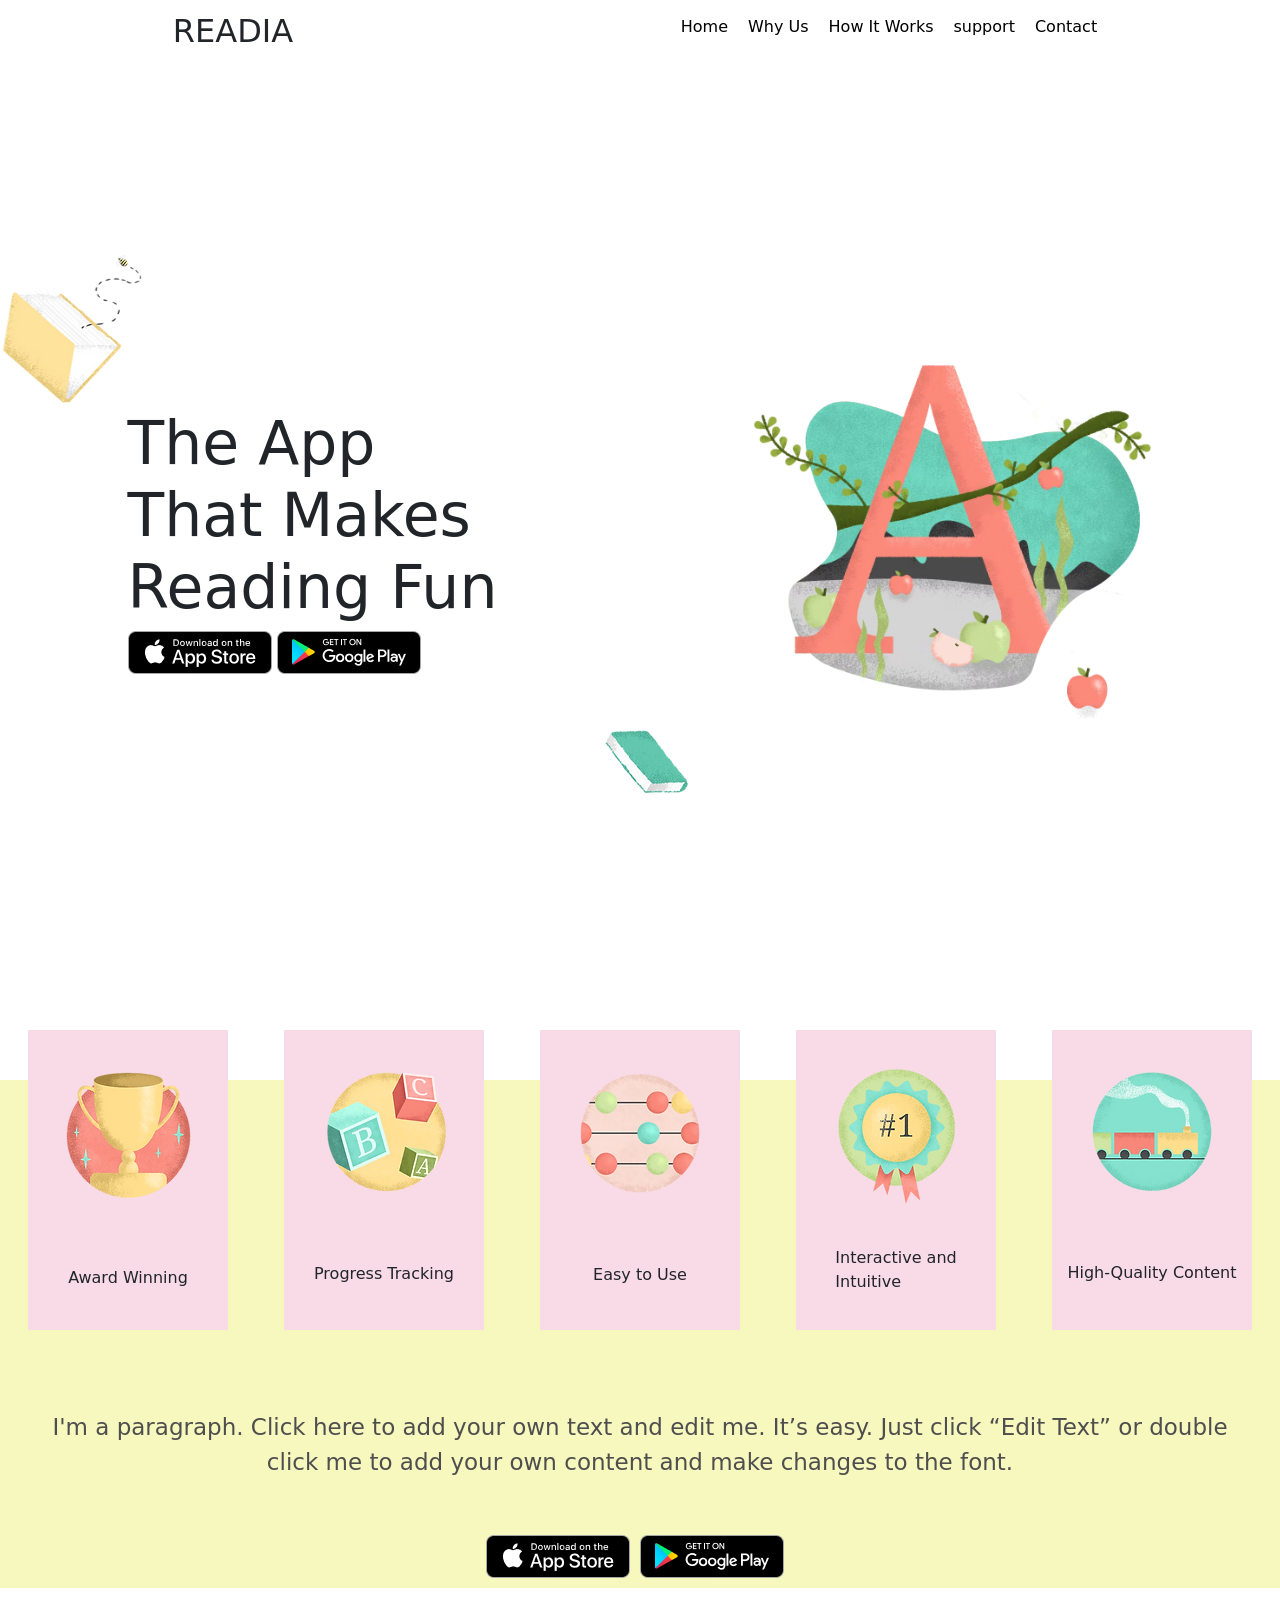
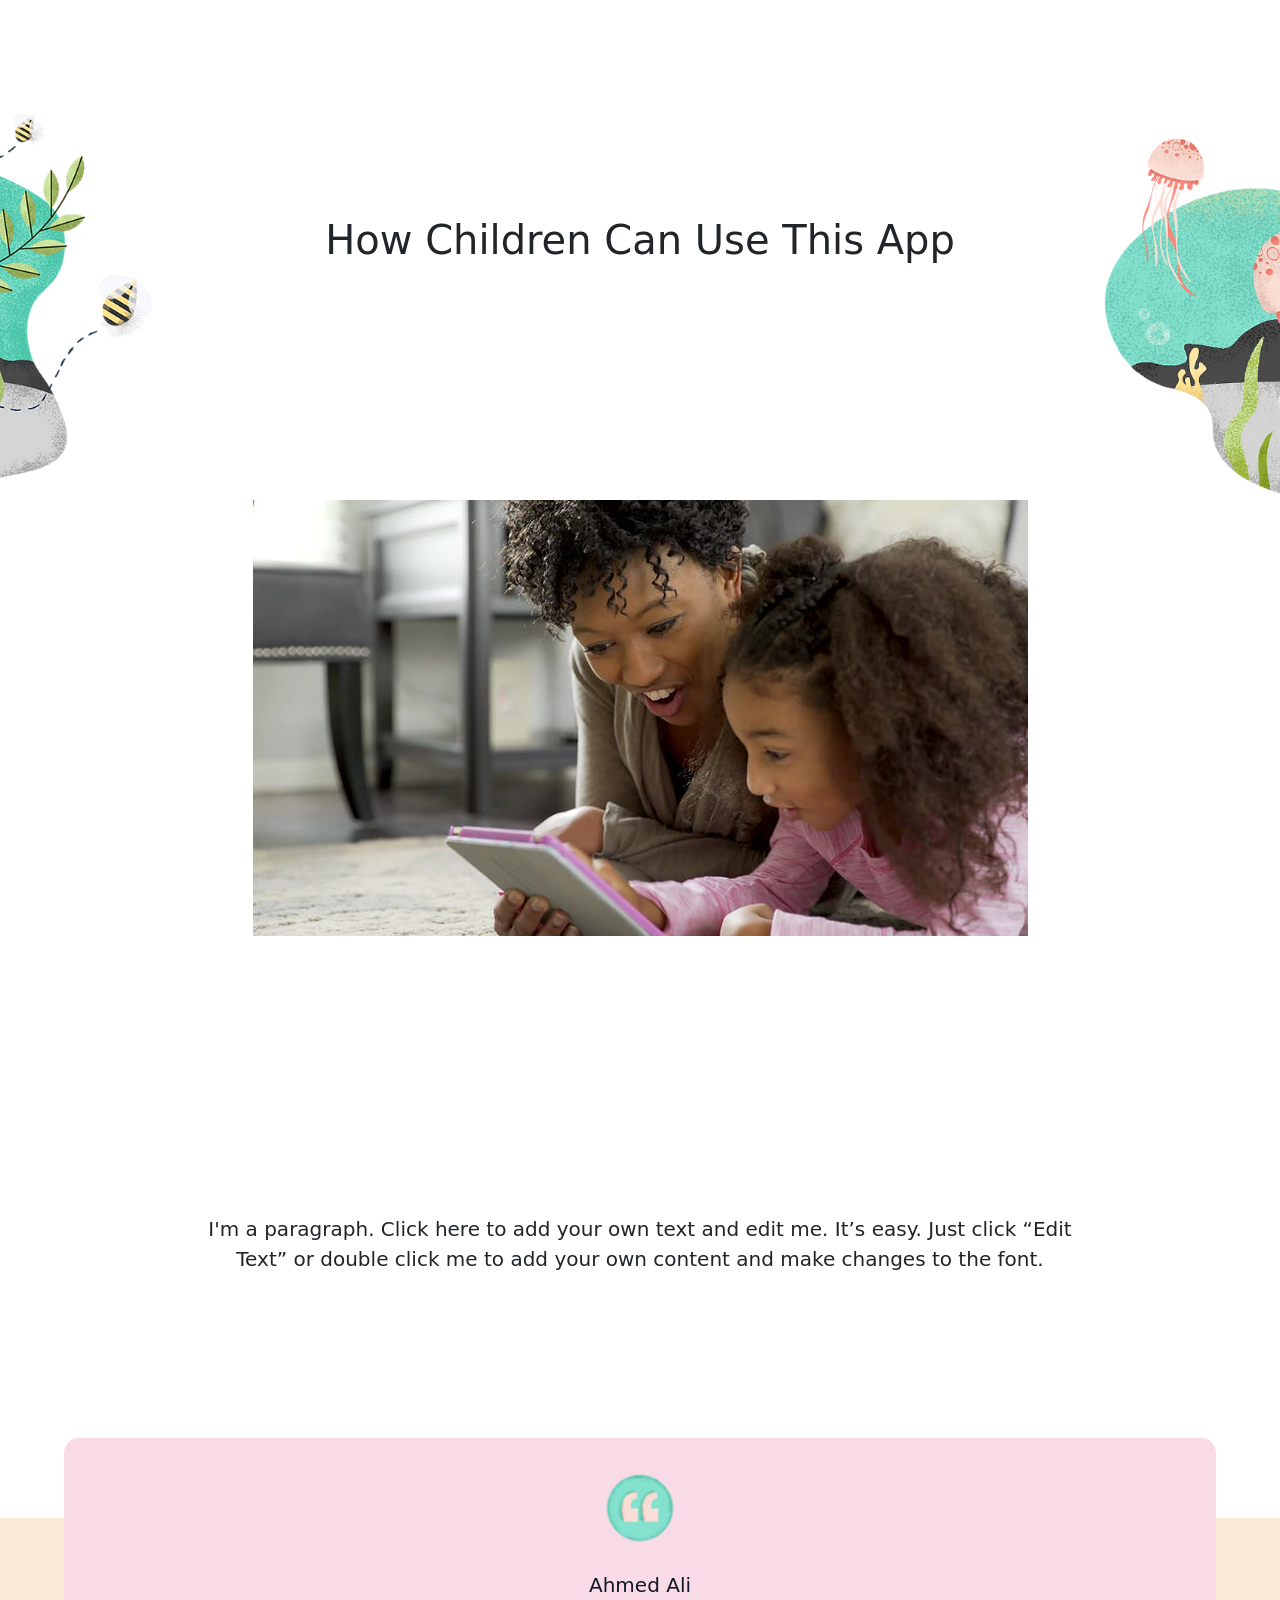
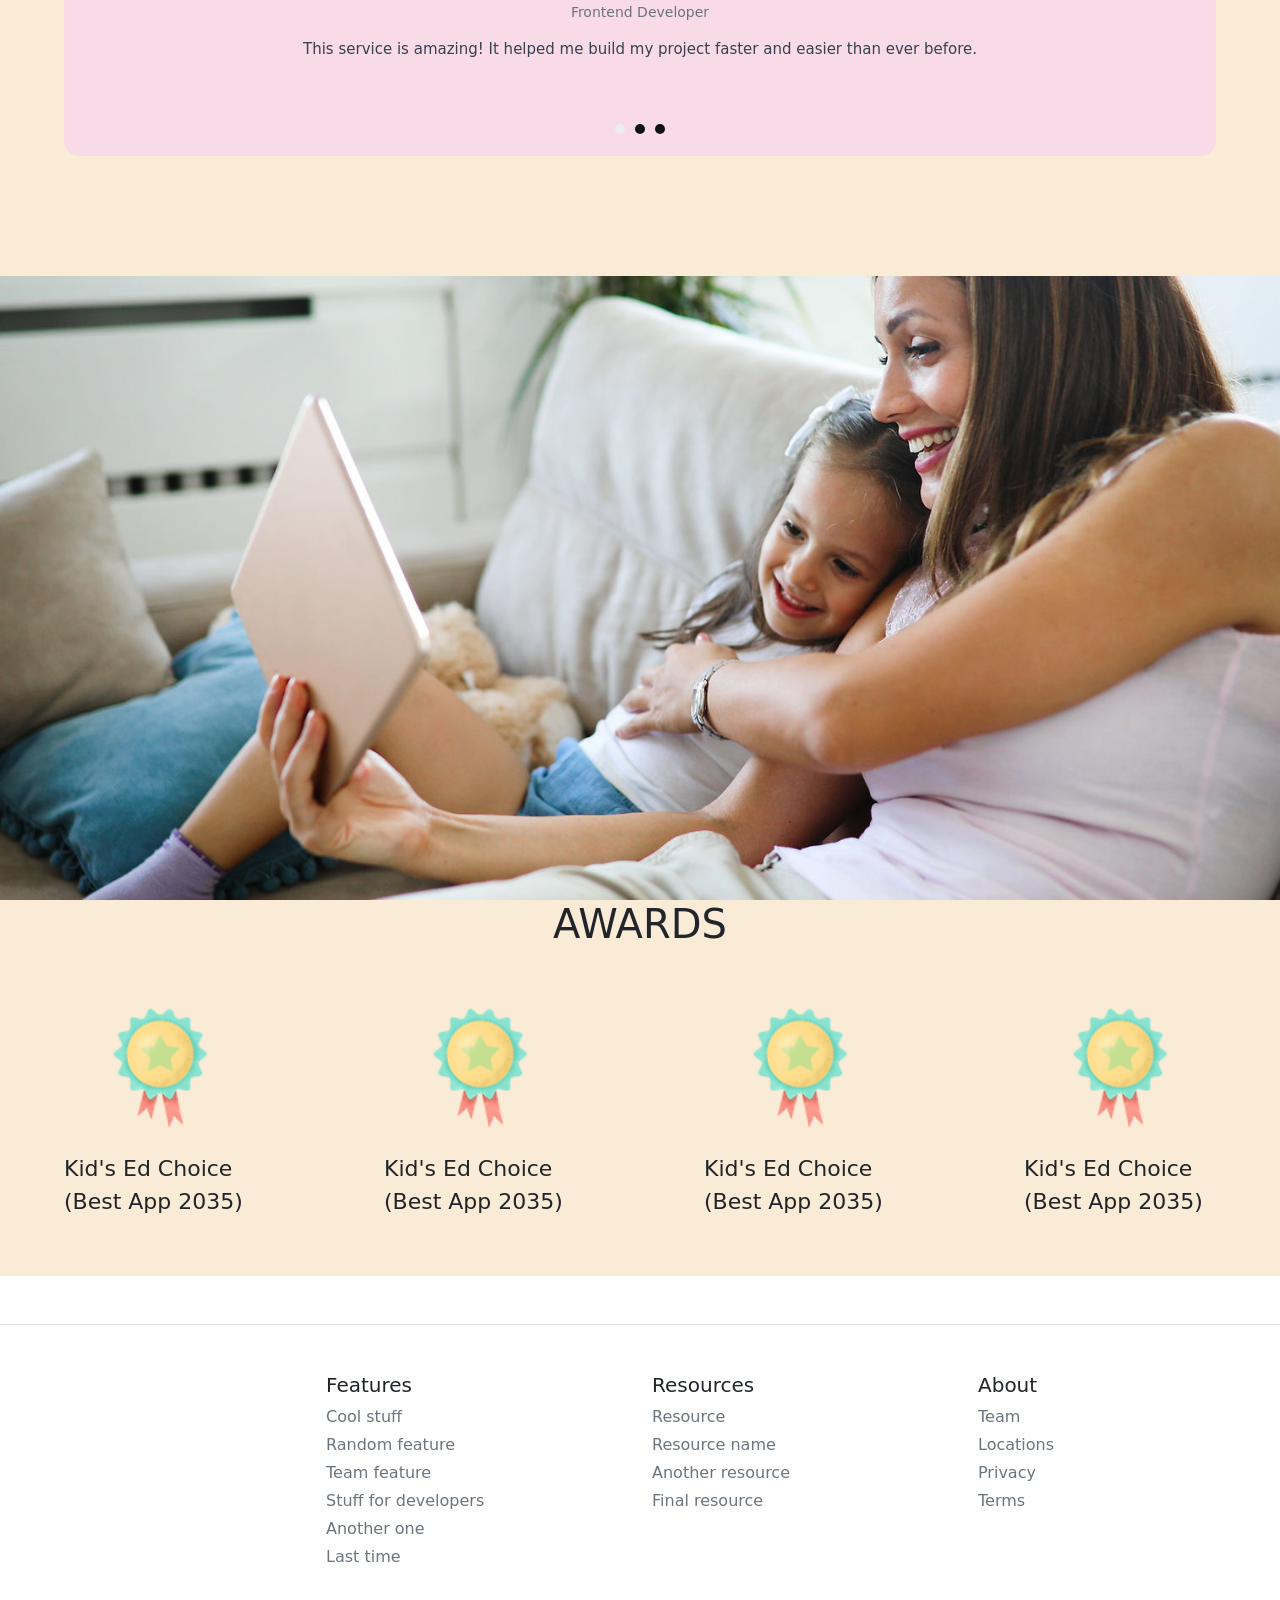
<file: READIA CLONE Landing Page/index.html>
<!DOCTYPE html>
<html lang="en">
  <head>
    <meta charset="UTF-8" />
    <meta name="viewport" content="width=device-width, initial-scale=1.0" />
    <link rel="stylesheet" href="style.css" />
    <link rel="preconnect" href="https://fonts.googleapis.com" />
    <link rel="preconnect" href="https://fonts.gstatic.com" crossorigin />
    <link
    href="https://cdn.boxicons.com/3.0.3/fonts/basic/boxicons.min.css"
    rel="stylesheet"
    />
    <link
    href="https://cdn.boxicons.com/3.0.3/fonts/brands/boxicons-brands.min.css"
    rel="stylesheet"
    />
    <link
    href="https://fonts.googleapis.com/css2?family=Roboto:ital,wght@0,100..900;1,100..900&display=swap"
    rel="stylesheet"
    />
    <title>RAEDIA clone</title>
  </head>
  
  <body>
    <header>
      <div class="logo">
        <h2>READIA</h2>
      </div>
      <div class="list">
        <ul>
          <li><a href="">Home</a></li>
          <li><a href="">Why Us</a></li>
          <li><a href="">How It Works</a></li>
          <li><a href="">support</a></li>
          <li><a href="">Contact</a></li>
        </ul>
      </div>
      <div class="menu-icon">
        <i style="color: black" class="bxrds bx-menu menu"></i>
      </div>
      
      <div class="menu-min">
        <div class="close">
          <i
          class="bxrds bx-x closeBtn"
          style="position: absolute; right: 40px"
          ></i>
        </div>
        <ul>
          <li><a href="">Home</a></li>
          <li><a href="">Why Us</a></li>
          <li><a href="">How It Works</a></li>
          <li><a href="">support</a></li>
          <li><a href="">Contact</a></li>
        </ul>
      </div>
    </header>
    
    <div class="main">
      <div class="sec-m-1">
        <h1>
          The App <br />
          That Makes <br />Reading Fun
        </h1>
        <div class="download">
          <img
          src="./imgs/3e41b8_a0bf062897f64090b91f438ce6bf69ba~mv2.png"
          alt=""
          />
          <img
          src="./imgs/3e41b8_c7dfb607579c44039e9f8c2610f15d3d~mv2.png"
          alt=""
          />
        </div>
      </div>
      <div class="sec-m-2">
        <div class="img">
          <img src="imgs/a.avif" alt="" />
        </div>
      </div>
    </div>
    
    <div class="features">
      <div class="cards">
        <div class="card-1">
          <img src="./imgs/Artboard 1.png" alt="" />
          <p>Award Winning</p>
        </div>
        <div class="card-1">
          <img src="./imgs/Artboard 2.png" alt="" />
          <p>Progress Tracking</p>
        </div>
        <div class="card-1">
          <img src="./imgs/Artboard 3.png" alt="" />
          <p>Easy to Use</p>
        </div>
        <div class="card-1">
          <img src="./imgs/Artboard 4.png" alt="" />
          <p>Interactive and <br />Intuitive</p>
        </div>
        <div class="card-1">
          <img src="./imgs/Artboard 5.png" alt="" />
          <p>High-Quality Content</p>
        </div>
      </div>
      <div class="features-about">
        <p>
          I'm a paragraph. Click here to add your own text and edit me. It’s
          easy. Just click “Edit Text” or double click me to add your own
          content and make changes to the font.
        </p>
      </div>
      <div class="download-features">
        <img
          src="./imgs/3e41b8_a0bf062897f64090b91f438ce6bf69ba~mv2.png"
          alt=""
          />
          <img
          src="./imgs/3e41b8_c7dfb607579c44039e9f8c2610f15d3d~mv2.png"
          alt=""
          />
        </div>
      </div>
      
      <div class="features-2">
        <h1>How Children Can Use This App</h1>
        <div class="img">
          <img
          src="./imgs/c22c23_7883c01e3d4e4e0689d1ab6e12486addf000.jpg"
          alt=""
          />
        </div>
        <div class="phrase">
          <p>
            I'm a paragraph. Click here to add your own text and edit me. It’s
            easy. Just click “Edit Text” or double click me to add your own
            content and make changes to the font.
          </p>
        </div>
      </div>
      
      <div class="testimonials">
        <div class="carousel">
          <div class="slides">
            <div class="slide">
              <img src="./imgs/new testimonials.png" alt="" />
              <h3>Ahmed Ali</h3>
              <p class="role">Frontend Developer</p>
              <p class="text">
                This service is amazing! It helped me build my project faster and
                easier than ever before.
              </p>
            </div>
            
            <div class="slide">
              <img src="./imgs/new testimonials.png" alt="" />
              <h3>Sara Mohamed</h3>
              <p class="role">UI/UX Designer</p>
              <p class="text">
                Great experience! The support team was super helpful and the
                platform is user-friendly.
              </p>
            </div>
            
            <div class="slide">
              <img src="./imgs/new testimonials.png" alt="" />
              <h3>Omar Hassan</h3>
              <p class="role">Full Stack Engineer</p>
              <p class="text">
                I love how smooth and intuitive the system is. It’s definitely one
                of the best I’ve used!
            </p>
          </div>
        </div>
        
        <div class="dots"></div>
      </div>
      <div class="img">
        <img src="./imgs/c22c23_0262b559979546108e283d1b1ae77852~mv2_d_4096_2160_s_2.jpeg" alt="">
      </div>
      <div class="awards-1">
        <div class="title">
          <h1>AWARDS</h1>
        </div>
        <div class="awards">
          <div class="award">
            <img src="./imgs/badge.png" alt="" />
            <p>Kid's Ed Choice (Best App 2035)</p>
          </div>
          <div class="award">
            <img src="./imgs/badge.png" alt="" />
            <p>Kid's Ed Choice (Best App 2035)</p>
          </div>
          <div class="award">
            <img src="./imgs/badge.png" alt="" />
            <p>Kid's Ed Choice (Best App 2035)</p>
          </div>
          <div class="award">
            <img src="./imgs/badge.png" alt="" />
            <p>Kid's Ed Choice (Best App 2035)</p>
          </div>
        </div>
      </div>
    </div>
    
    <footer class="pt-4 my-md-5 pt-md-5 border-top">
      <link href="https://cdn.jsdelivr.net/npm/bootstrap@5.3.8/dist/css/bootstrap.min.css" rel="stylesheet" integrity="sha384-sRIl4kxILFvY47J16cr9ZwB07vP4J8+LH7qKQnuqkuIAvNWLzeN8tE5YBujZqJLB" crossorigin="anonymous">
      <div class="row">
        <div class="col-12 col-md">
        </div>
        <div class="col-6 col-md">
          <h5>Features</h5>
          <ul class="list-unstyled text-small">
            <li class="mb-1"><a class="link-secondary text-decoration-none" href="#">Cool stuff</a></li>
            <li class="mb-1"><a class="link-secondary text-decoration-none" href="#">Random feature</a></li>
            <li class="mb-1"><a class="link-secondary text-decoration-none" href="#">Team feature</a></li>
            <li class="mb-1"><a class="link-secondary text-decoration-none" href="#">Stuff for developers</a></li>
            <li class="mb-1"><a class="link-secondary text-decoration-none" href="#">Another one</a></li>
            <li class="mb-1"><a class="link-secondary text-decoration-none" href="#">Last time</a></li>
        </ul>
      </div>
      <div class="col-6 col-md">
        <h5>Resources</h5>
        <ul class="list-unstyled text-small">
          <li class="mb-1"><a class="link-secondary text-decoration-none" href="#">Resource</a></li>
          <li class="mb-1"><a class="link-secondary text-decoration-none" href="#">Resource name</a></li>
          <li class="mb-1"><a class="link-secondary text-decoration-none" href="#">Another resource</a></li>
          <li class="mb-1"><a class="link-secondary text-decoration-none" href="#">Final resource</a></li>
        </ul>
      </div>
      <div class="col-6 col-md">
        <h5>About</h5>
        <ul class="list-unstyled text-small">
          <li class="mb-1"><a class="link-secondary text-decoration-none" href="#">Team</a></li>
          <li class="mb-1"><a class="link-secondary text-decoration-none" href="#">Locations</a></li>
          <li class="mb-1"><a class="link-secondary text-decoration-none" href="#">Privacy</a></li>
          <li class="mb-1"><a class="link-secondary text-decoration-none" href="#">Terms</a></li>
        </ul>
      </div>
    </div>
  </footer>
    <script src="script.js"></script>
  </body>
</html>
</file>
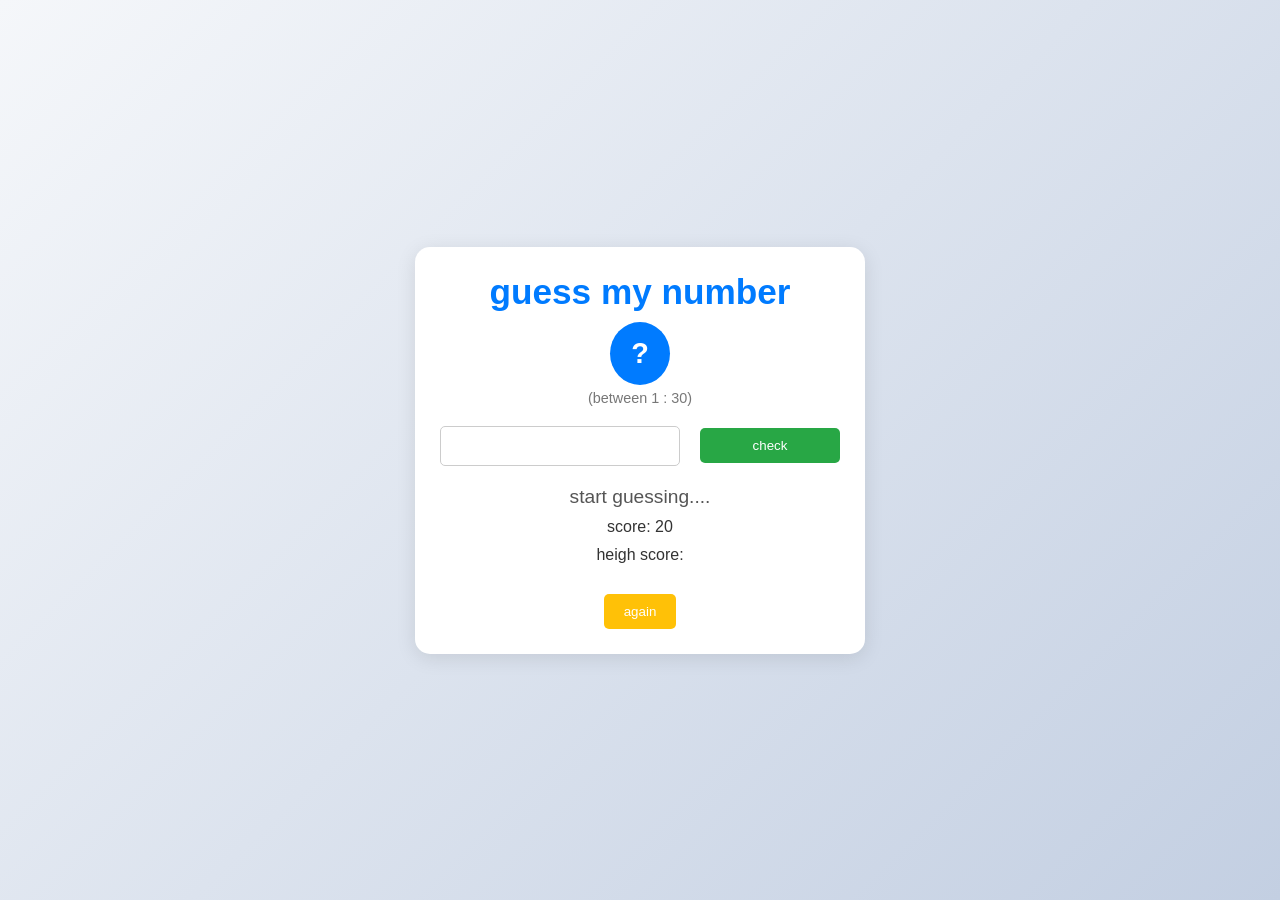
<file: guess the number (game)/game/index.html>
<!DOCTYPE html>
<html lang="en">
<head>
    <meta charset="UTF-8">
    <meta name="viewport" content="width=device-width, initial-scale=1.0">
    <link rel="stylesheet" href="style.css">
    <title>Guess my number</title>
</head>
<body>
    
    <div class="container">
        <div class="header">
            <h1>guess my number </h1>
            <div class="guessedNumber">
                <h2 class="correct"> ?</h2>
            </div>
            <p class="info">(between 1 : 30)</p>

        </div>
        <div class="content">
            <div class="section1">
            <input type="number" class="guessinput">
            <button class="check">
                check
            </button>

            </div>
            <div class="section2">
                <p class="answer">start guessing....</p>
                <p class="score">score: <span class="scoresapn">20  </span> </p>
                <p class="heighScore">heigh score: <span class="highscorespan"></span></p>
            </div>
        </div>
        
            <button class="again">
                again
            </button>
    </div>
    <script src="script.js"></script>
</body>
</html>
</file>
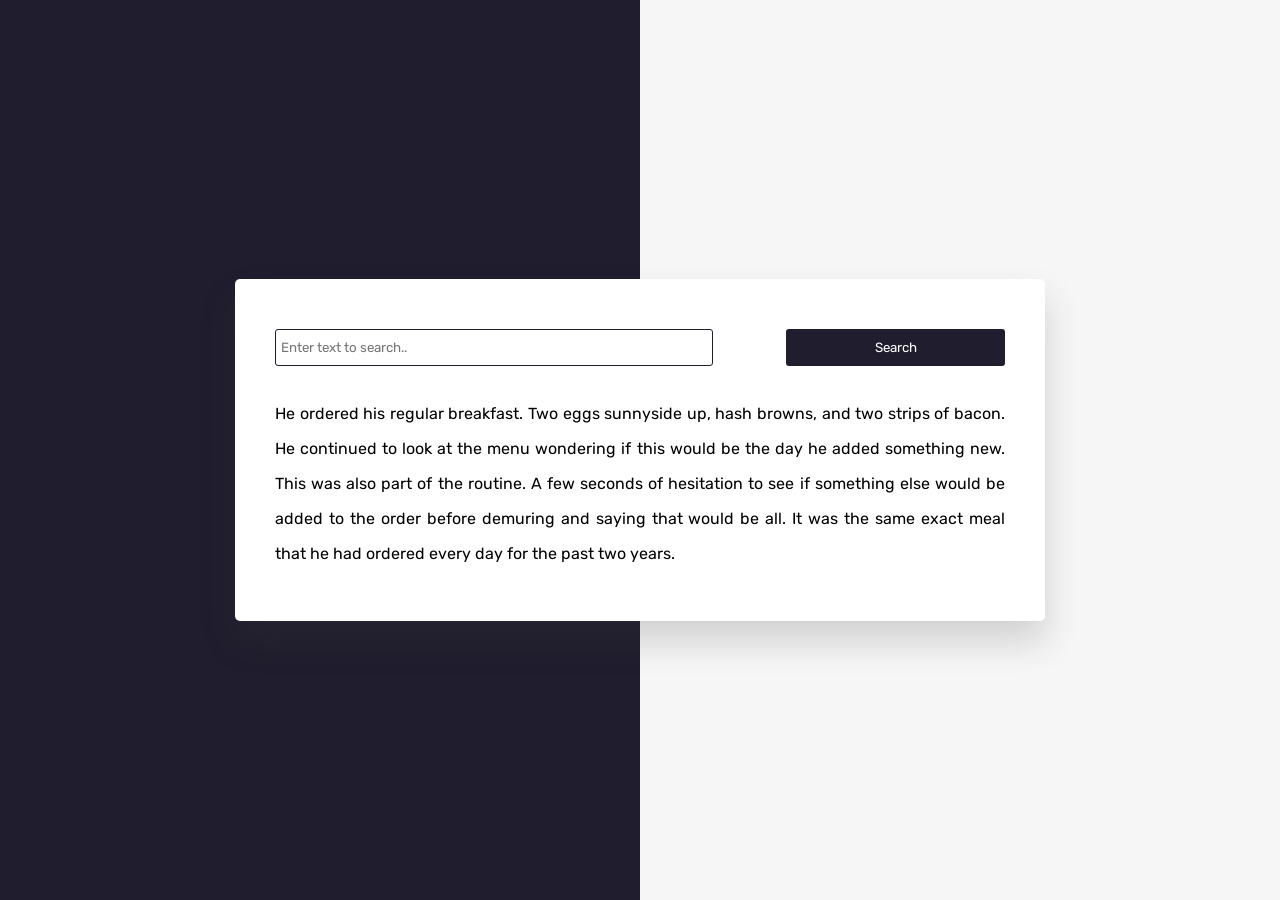
<file: HIghlight-Searched-Text/HIghlight Searched Text/index.html>
<!DOCTYPE html>
<html lang="en">
<head>
    <meta name="viewport" content="width=device-width, initial-scale=1.0">
    <title>Highlight Searched Text</title>
    <!--Google Font-->
    <link href="https://fonts.googleapis.com/css2?family=Rubik&display=swap" rel="stylesheet">
    <!--Stylesheet-->
    <link rel="stylesheet" href="style.css">
</head>
<body>
    <div class="container">
        <div class="wrapper">
            <input type="text" id="text-to-search" placeholder="Enter text to search..">
            <button onclick="search()">Search</button>
        </div>
        <p id="paragraph">
            He ordered his regular breakfast. Two eggs sunnyside up, hash browns, and two strips of bacon. He continued to look at the menu wondering if this would be the day he added something new. This was also part of the routine. A few seconds of hesitation to see if something else would be added to the order before demuring and saying that would be all. It was the same exact meal that he had ordered every day for the past two years.
        </p>
    </div>


    <!--Script-->
    <script src="script.js"></script>
</body>
</html>
</file>
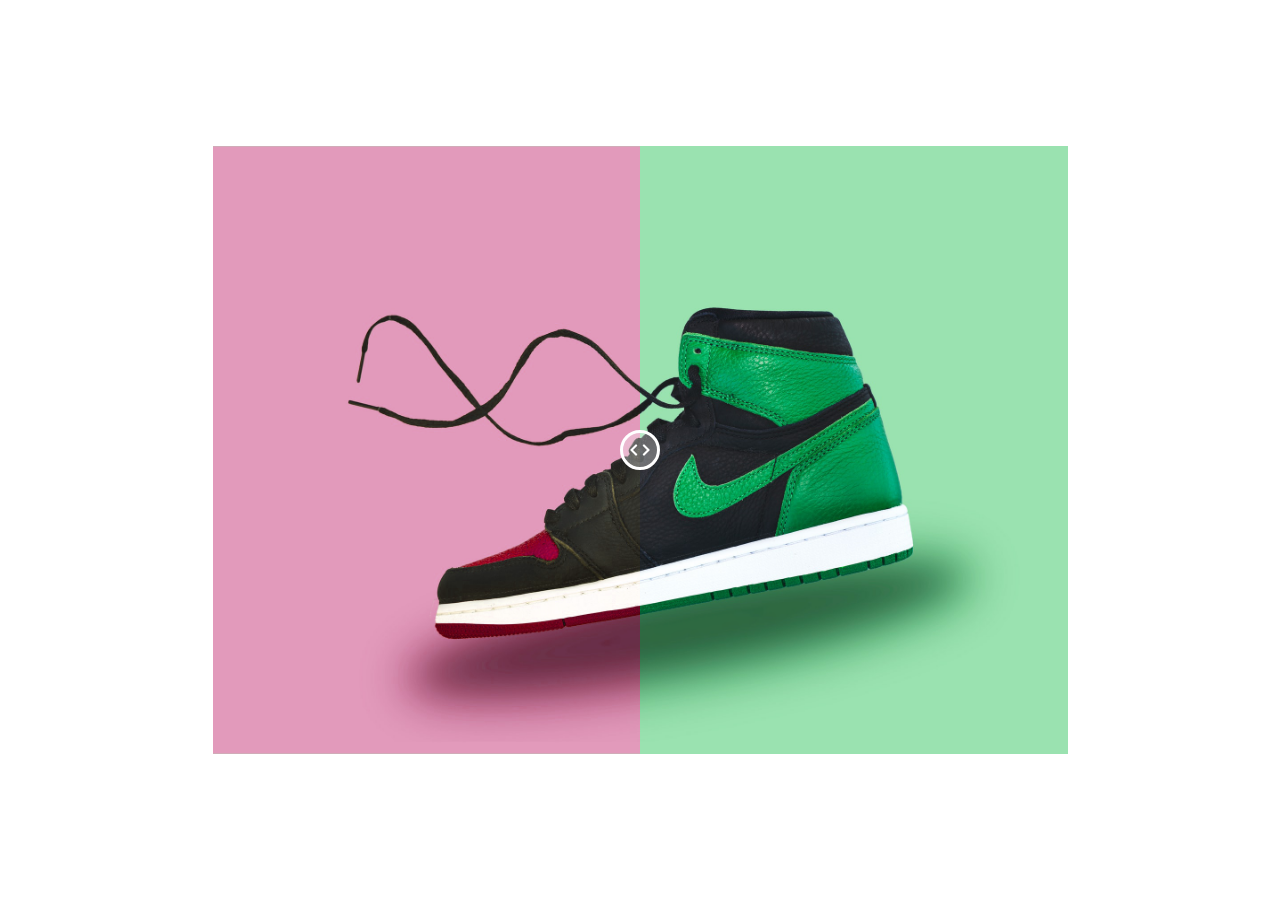
<file: Image-Comparison-Slider/Image Comparison Slider/index.html>
<!DOCTYPE html>
<html lang="en">
<head>
    <meta name="viewport" content="width=device-width, initial-scale=1.0">
    <title>Image Comparison Slider</title>
    <!--Stylesheet-->
    <link rel="stylesheet" href="style.css">
</head>
<body>
    <div class="container">
        <img src="image-1.png">
        <img id="my-img" src="image-2.png">
        <input type="range" min="0" max="100" value="50" id="slider" oninput="slide()">
    </div>


    <!--Script-->
    <script src="script.js"></script>
</body>
</html>
</file>
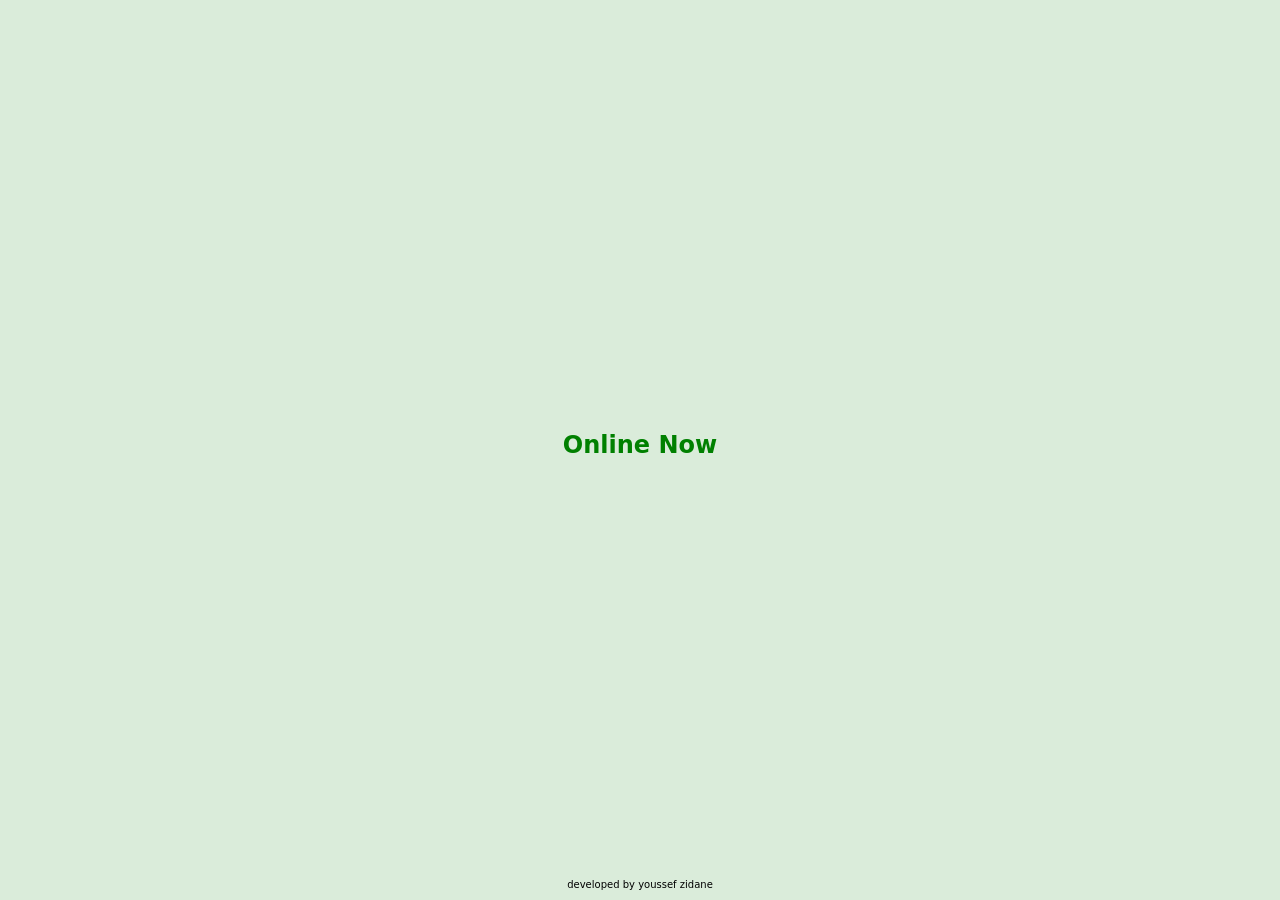
<file: Is Connected/the project/index.html>
<!DOCTYPE html>
<html lang="en">
<head>
    <meta charset="UTF-8">
    <meta name="viewport" content="width=device-width, initial-scale=1.0">
    <link rel="stylesheet" href="style.css">
    <title>is connected</title>
</head>
<body>
    <div class="container">
        <h2 class="title">offline now</h2>
        <ul id="ul">
            <li>please check the internet</li>
            <li>check your connection</li>
            <li>you are offline now</li>
        </ul>
        <button id="reload">reload</button>
    </div>
    <footer>
        <p>developed by youssef zidane</p>
    </footer>
    <script src="script.js"></script>
</body>
</html>
</file>
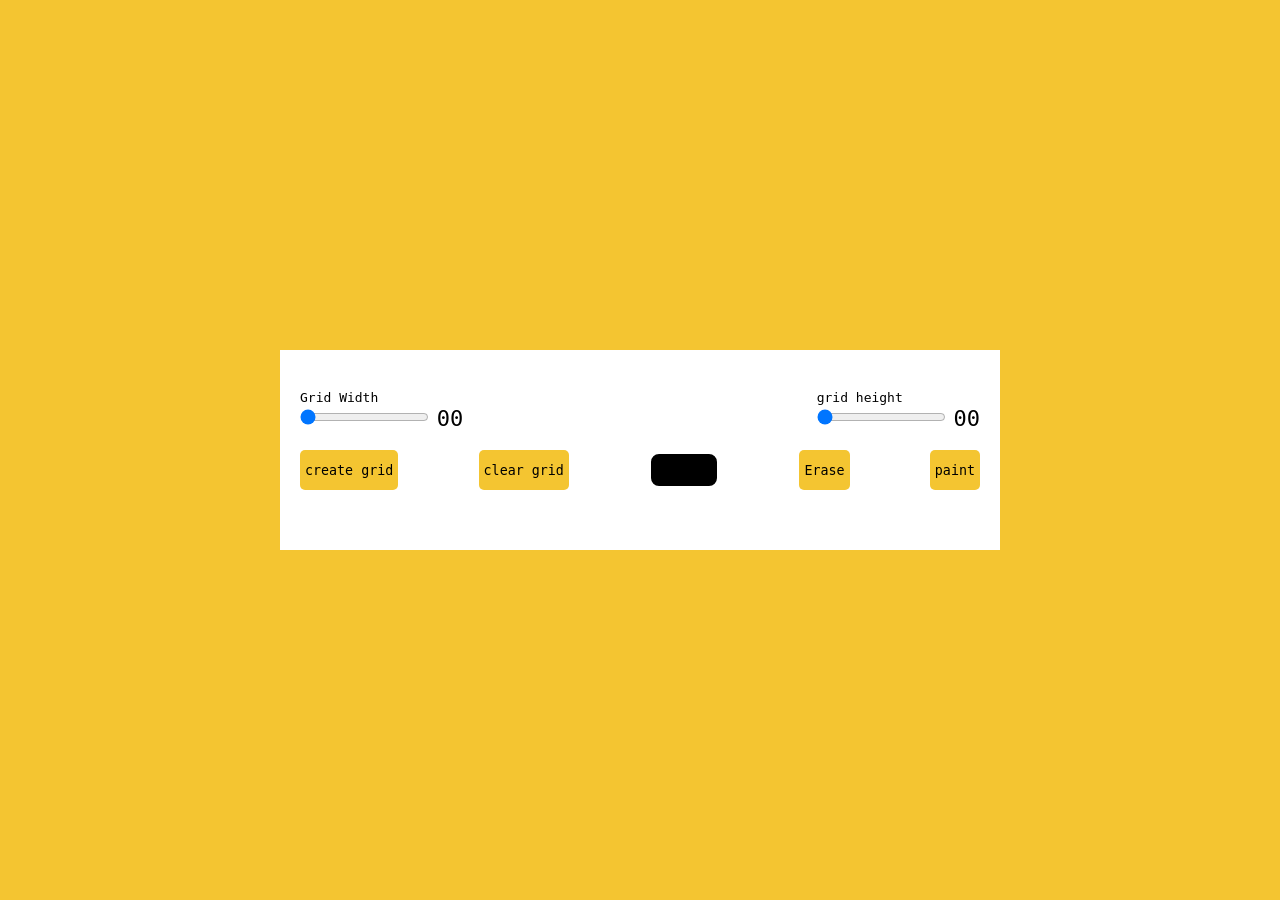
<file: pixel art game/game/index.html>
<!DOCTYPE html>
<html lang="en">
<head>
    <meta charset="UTF-8">
    <meta name="viewport" content="width=device-width, initial-scale=1.0">
    <link rel="stylesheet" href="style.css">
    <title>pixel art game </title>
</head>
<body>
    <div class="wrapper">
        <div class="options">
            <div class="opt-wrapper">
                <div class="slider">
                    <label for="width-range">Grid Width</label>
                    <input type="range" name="" id="width-range" min="1" max="35" />
                    <span id="width-value">00</span>
                </div>
                <div class="slider">
                    <label for="height-range">grid height</label>
                    <input type="range" name="" id="height-range" min="1" max="35">
                    <span id="height-value">00</span>
                </div>
            </div>
            <div class="opt-wrapper">
                <button id="submit-grid"> create grid</button>
                <button id="clear-grid">clear grid</button>
                <input type="color" id="color-input">
                <button id="erase-btn">Erase</button>
                <button id="paint-btn">paint</button>
            </div>
        </div>
        <div class="container">

        </div>
    </div>
    <script src="script.js"></script>
</body>
</html>
</file>
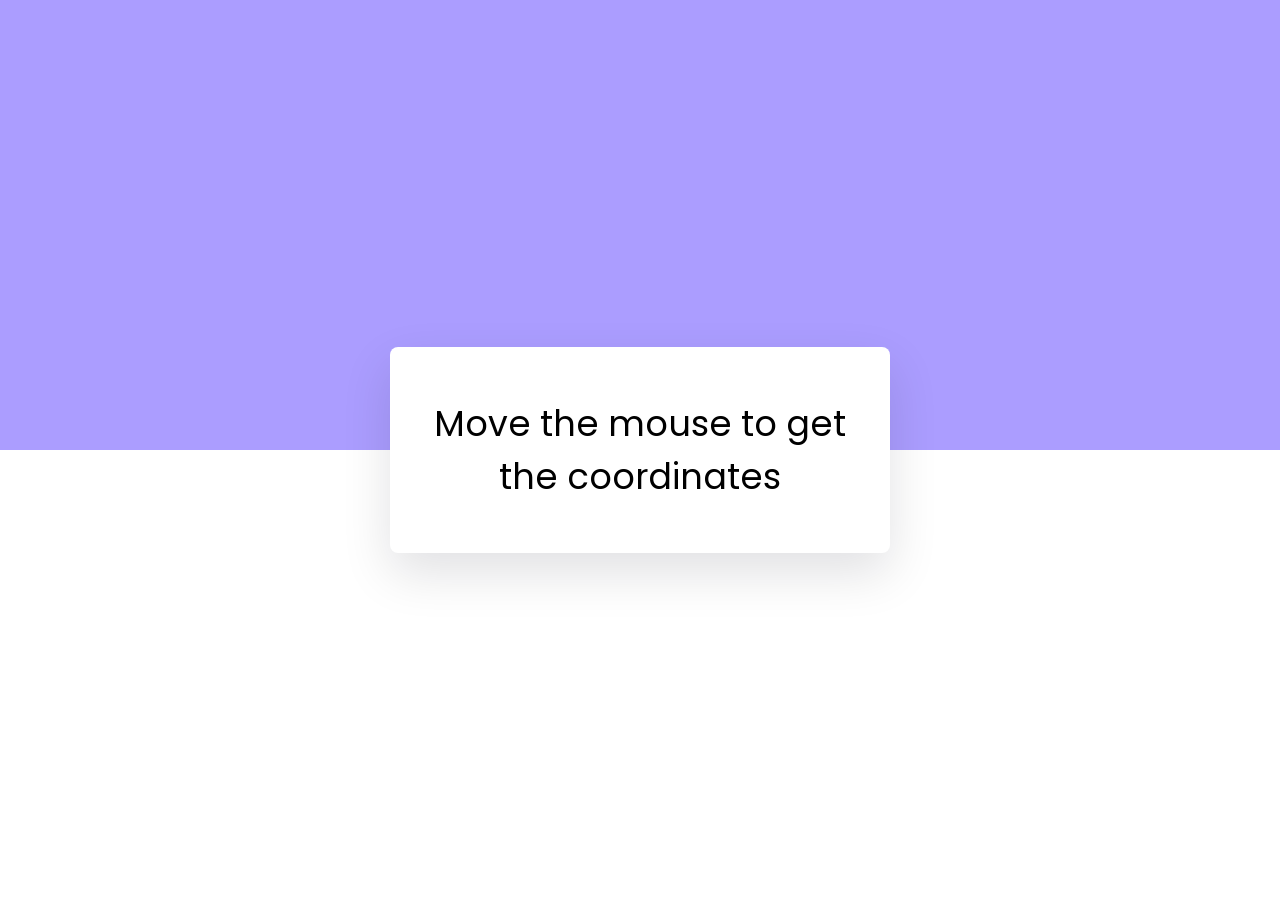
<file: pointer screen position/project/index.html>
<!DOCTYPE html>
<html lang="en">
  <head>
    <meta name="viewport" content="width=device-width, initial-scale=1.0" />
    <title>Get Mouse Position</title>
    <!-- Google Font -->
    <link
      href="https://fonts.googleapis.com/css2?family=Poppins:wght@500&display=swap"
      rel="stylesheet"
    />
    <!-- Stylesheet -->
    <link rel="stylesheet" href="style.css" />
  </head>
  <body>
    <div id="output">Move the mouse to get the coordinates</div>
    <!-- Script -->
    <script src="script.js"></script>
  </body>
</html>
</file>
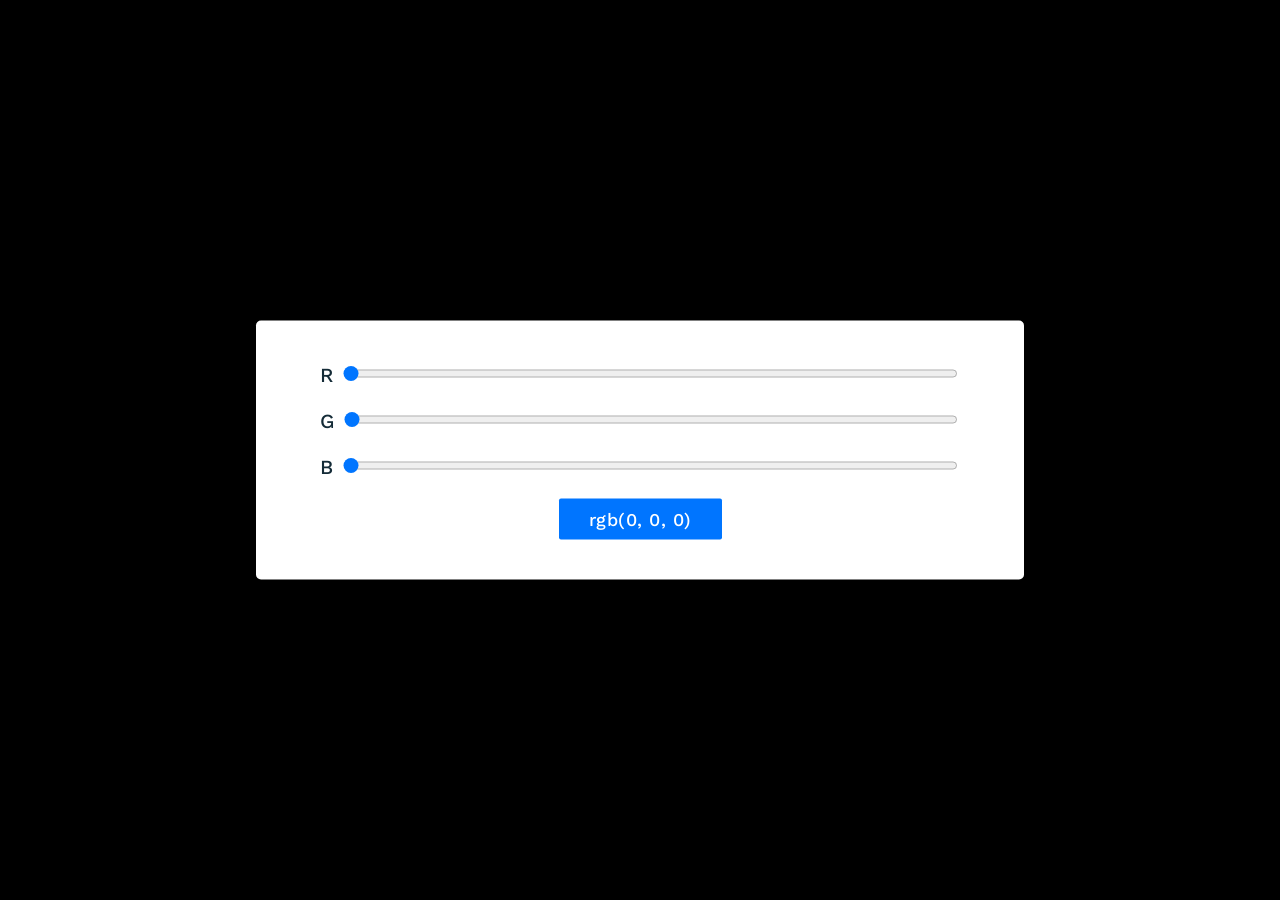
<file: RGB-Color-Slider/RGB Color Slider/index.html>
<!DOCTYPE html>
<html lang="en">
<head>
    <title>RGB Color Slider</title>
    <!--Google Font-->
    <link href="https://fonts.googleapis.com/css2?family=Work+Sans:wght@500&display=swap" rel="stylesheet">
    <!--Stylesheet-->
    <link rel="stylesheet" href="style.css">
</head>
<body>
   <div class="container">
       <div class="wrapper">
           R<input type="range" min="0" max="255" value="0" id="red" oninput="colors()">
       </div>
       <div class="wrapper">
            G<input type="range" min="0" max="255" value="0" id="green" oninput="colors()">
        </div>
        <div class="wrapper">
            B<input type="range" min="0" max="255" value="0" id="blue" oninput="colors()">
        </div>
        <span id="output">rgb(0, 0, 0)</span>
        <script src="script.js"></script>
   </div>
</body>
</html>
</file>
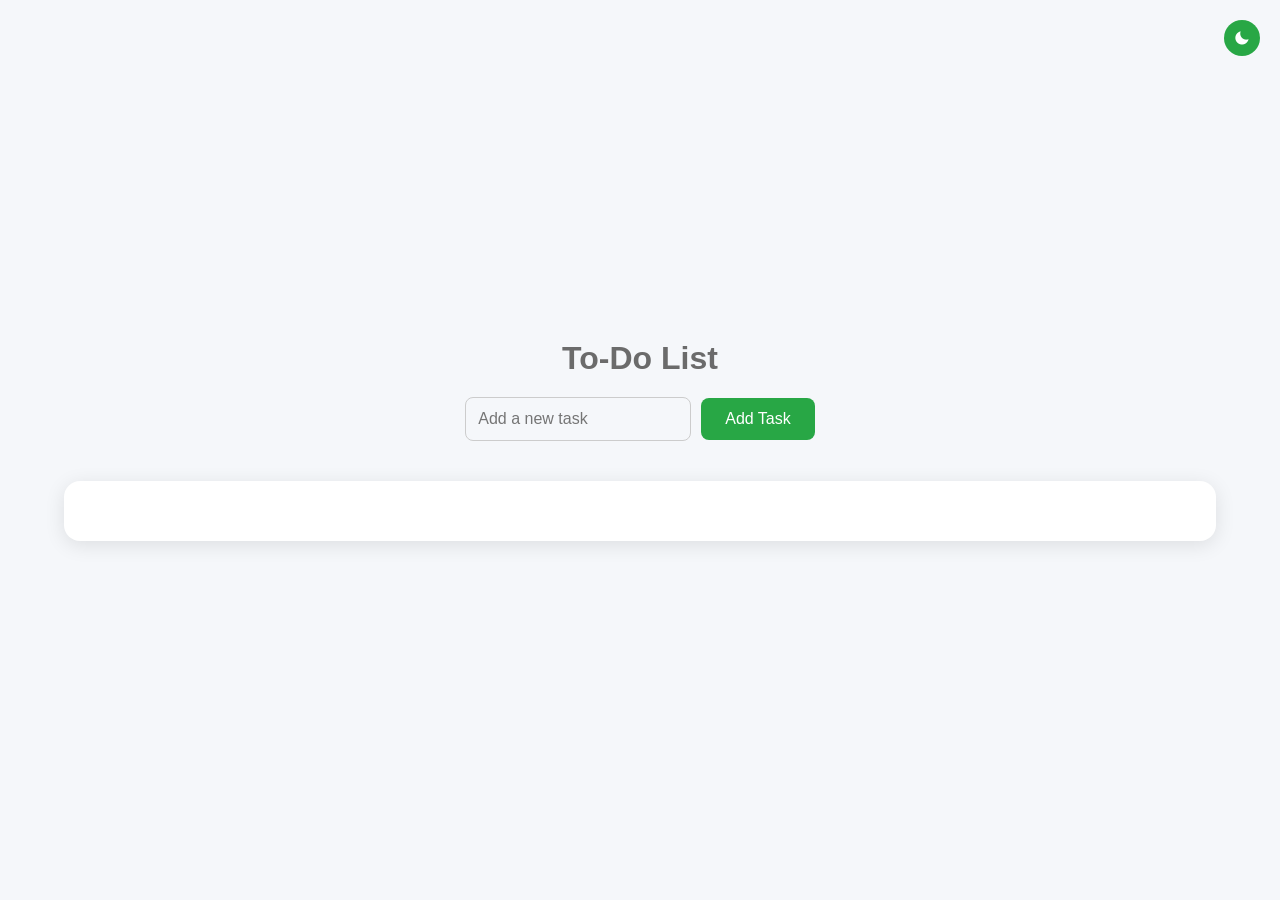
<file: todo list app/project/index.html>
<!DOCTYPE html>
<html lang="en">
<head>
    <meta charset="UTF-8">
    <meta name="viewport" content="width=device-width, initial-scale=1.0">
    <title>To-Do List App</title>
    <link rel="stylesheet" href="styles.css">
    <!-- Include Boxicons library for icons -->
    <link rel="stylesheet" href="https://cdn.jsdelivr.net/npm/boxicons@2.1.1/css/boxicons.min.css">
</head>
<body>
    <h1>To-Do List</h1>
    <div class="input-container">
        <input type="text" id="taskInput" placeholder="Add a new task">
        <button id="addTaskBtn">Add Task</button>
    </div>
    <div class="container">
        <button id="toggleThemeBtn">
            <i id="themeIcon" class='bx bxs-moon'></i>
        </button>
        <!-- Search input -->
        
        <input type="text" id="searchInput" placeholder="Search tasks...">
        <ul id="taskList"></ul>
    </div>

    <script src="script.js"></script>
</body>
</html>
</file>
<file: 3D Cube Slider/style.css>
* {
  padding: 0;
  margin: 0;
  box-sizing: border-box;
}
body {
  background-color: #000000;
}
.wrapper {
  border: 1px solid #ffffff;
  height: 300px;
  width: 300px;
  position: absolute;
  margin: auto;
  left: 0;
  right: 0;
  top: 0;
  bottom: 0;
}
.container {
  height: 100%;
  width: 100%;
  display: flex;
  justify-content: center;
  align-items: center;
  perspective: 800px;
  perspective-origin: 50%;
}
.image-cube {
  width: 300px;
  height: 300px;
  transform-style: preserve-3d;
  position: relative;
  transition: 2s;
}
.image-cube div {
  height: 300px;
  width: 300px;
  position: absolute;
}
img {
  width: 100%;
  transform: translateZ(0);
}
.front {
  transform: translateZ(150px);
}
.right {
  transform: rotateY(-270deg) translateX(150px);
  transform-origin: 100% 0;
}
.back {
  transform: translateZ(-150px) rotateY(180deg);
}
.left {
  transform: rotateY(270deg) translateX(-150px);
  transform-origin: 0 50%;
}
.btns {
  margin-top: 80px;
  display: flex;
  justify-content: space-between;
}
.btns button {
  background-color: transparent;
  color: #ffffff;
  border: 3px solid #ffffff;
  padding: 8px 40px;
  border-radius: 30px;
  font-size: 20px;
  cursor: pointer;
}
</file>
<file: adidas store landing page/style.css>
*{
    padding: 0;
    margin: 0;
    /* flex-wrap: wrap; */
}

header
{
    display: flex;
    background-color: transparent;
    padding: 10px;
    font-family: "Roboto", sans-serif;
    align-items: center;
    justify-content: space-around;
}

.logo img
{
    width: 70px;
}

.list ul
{
    display: flex;
}

.list ul li 
{
    display: flex;
    list-style: none;
    padding: 15px;
}
.list ul li a
{
    text-decoration: none;
    color: black;
    font-size: 15px;
}
.list ul li a:hover{
    text-decoration: underline;
    text-decoration-color: rgb(111, 111, 111);
    text-decoration-thickness: calc(2px);
}


.login-buttons .buttons button{
    height: 35px;
    padding: 8px;
    width: 80px;
}
.login{
    background-color: rgb(112, 112, 112);
    color: white;
    border: none;
}
.signUp{
    background-color: white;
    color: black;
    border: 1px solid black;
}
.signUp:hover
{
    background-color: rgb(96, 96, 96);
    color: white;
    border: none;
    transition: .5s;
}
.closeForSmallScreen
{
    display: none;
}


.container-1{
    display: flex;
    flex-wrap: wrap;
        overflow-x: hidden;
    max-width: 2000px;
    width: 100%;
    padding: 100px;
    margin: auto;
    justify-content: space-evenly;
    height: max-content;
    font-family: "Roboto", sans-serif;
    background-image: linear-gradient(to right, rgb(255, 255, 255) 29%,rgba(128, 128, 128, 0.587) 0%);
    align-items: center;

}

.sec-2{

    display: flex;
    flex-direction: column;
}
.slider{
    display: flex;
    justify-content: center;
    align-items: center;
}
.slider div{
    width: 150px;
    height: 100px;
    margin: 10px;
    display: flex;
    align-items: center;
    transition: .3s;
    justify-content: center;
    border: 1px solid rgba(255, 255, 255, 0.165);
    border-radius: 10px;
    background-color: rgb(224, 224, 224);
}
.slider div img{
    width: 140px;
    transition: .5s;
}

.slider div:hover{
    scale: 1.2;
}
.text-1
{
    font-size: 30px;
    background-color: white;
    width: 90%;
    margin-bottom:30px;
    padding: 10px;
    border-radius: 10px;
}
.text-2{
    font-size: 14px;
    background-color: rgb(255, 255, 255);
    color: rgb(57, 56, 56);
    width: 50%;
    margin-bottom: 35px;
}
.container-1 .sec-2 .img img{
    width: 520px;
    /* border: 1px solid white; */
    }
.btn-buyNow button{
    width: 100px;
    border: none;
    background-color: rgb(80, 80, 80);
    color: white;
    height: 40px;
    transition: .5s;
    margin-bottom: 20px;
}
.btn-buyNow button:hover{
    background-color: transparent;
    color: black;
    border: 1px solid black;
    transition: .5s;
}


.products{
    display: flex;
    flex-direction: column;
    justify-content: space-between;
    align-items: center;
    max-width: 2000px;
    margin: auto;
    }
.products .txt-pro{
    display: flex;
    justify-content: center ;
    align-items: center;
    height: 70px;
    margin-top: 20px;
    padding: 10px;
    font-family: "Roboto", sans-serif;
    width: 100%;
}
.products .txt-pro h2{
    font-size: 29px;
}


.pros-cards{
    display: flex;
    justify-content: space-between;
    align-items: center;
}
.pros{
    display: flex;
    flex-direction: column;
    height: 100%;
    background-color: white;
    padding: 7px;
    margin: 15px;
    border-radius: 10px;
    border: 1px solid rgba(128, 128, 128, 0.256);
    /* box-shadow: 1px 1px 8px 2px rgba(106, 106, 106, 0.587); */
    /* border: 1px solid orangered; */
    transition: .3s;
}
.pros:hover{
    scale: 1.1;
    transition: .3s;
}
.pros .img{
    height: 150px;
    /* background-color: orangered; */
    border-radius: 10px ;
    display: flex;
    justify-content: center;
    margin-bottom: 10px;
    background-color: rgba(128, 128, 128, 0.212);
    align-items: center;
}
.pros .img img{
    width: 170px;
    /* background-color: orangered; */
    border-radius: 10px;
}
.pros .content{
    display: flex;
    /* flex-direction: column; */
    justify-content: space-between;
    height: 100%;
    align-items: center;
    margin-top: 10px;
    /* padding: 5px; */
    margin-bottom: 10px;
}

.content .new p{
    padding: 5px;
    font-weight:900 ;
    height: 40px;
    border-radius: 100%;
    color:white;
    background-color: rgba(98, 98, 98, 0.786);
    /* border: 1px solid black; */
}
.pros .content .name{
    font-family: sans-serif;
    font-weight: 800;
}
.pros .content .pprice{
    font-family: 'Franklin Gothic Medium', 'Arial Narrow', Arial, sans-serif;
    color: rgb(0, 0, 0);
    border-radius: 4px;
    padding: 3px;
}
.buyBtn{
    display: flex;
}
.buyBtn button{
    height: 40px;
    width: 170px;
    border-radius: 9px;
     /* border: 1px solid black; */
     border: 0;
     background-color:white       ;
     border: 1px solid black;
     color: rgb(0, 0, 0);
     cursor: pointer;
}
.buyBtn button i{
    font-size:19px;
}
/* .buyBtn .buyNow{
    margin-left:5px;
    color: rgb(255, 255, 255);
    background-color: rgb(0, 123, 255);
} */
.feature-icon-small{
    width: 70px;
    height: 70px;
    background-color: gray;
}
</file>
<file: BANKIST APP/style.css>
/*
 * Use this CSS to learn some intersting techniques,
 * in case you're wondering how I built the UI.
 * Have fun! 😁
 */

* {
  margin: 0;
  padding: 0;
  box-sizing: inherit;
}

html {
  font-size: 62.5%;
  box-sizing: border-box;
}

body {
  font-family: 'Poppins', sans-serif;
  color: #444;
  background-color: #f3f3f3;
  height: 100vh;
  padding: 2rem;
}

nav {
  display: flex;
  justify-content: space-between;
  align-items: center;
  padding: 0 2rem;
}

.welcome {
  font-size: 1.9rem;
  font-weight: 500;
}

.logo {
  height: 5.25rem;
}

.login {
  display: flex;
}

.login__input {
  border: none;
  padding: 0.5rem 2rem;
  font-size: 1.6rem;
  font-family: inherit;
  text-align: center;
  width: 12rem;
  border-radius: 10rem;
  margin-right: 1rem;
  color: inherit;
  border: 1px solid #fff;
  transition: all 0.3s;
}

.login__input:focus {
  outline: none;
  border: 1px solid #ccc;
}

.login__input::placeholder {
  color: #bbb;
}

.login__btn {
  border: none;
  background: none;
  font-size: 2.2rem;
  color: inherit;
  cursor: pointer;
  transition: all 0.3s;
}

.login__btn:hover,
.login__btn:focus,
.btn--sort:hover,
.btn--sort:focus {
  outline: none;
  color: #777;
}

/* MAIN */
.app {
  position: relative;
  max-width: 100rem;
  margin: 4rem auto;
  display: grid;
  grid-template-columns: 4fr 3fr;
  grid-template-rows: auto repeat(3, 15rem) auto;
  gap: 2rem;

  /* NOTE This creates the fade in/out anumation */
  opacity: 0;
  transition: all 1s;
}

.balance {
  grid-column: 1 / span 2;
  display: flex;
  align-items: flex-end;
  justify-content: space-between;
  margin-bottom: 2rem;
}

.balance__label {
  font-size: 2.2rem;
  font-weight: 500;
  margin-bottom: -0.2rem;
}

.balance__date {
  font-size: 1.4rem;
  color: #888;
}

.balance__value {
  font-size: 4.5rem;
  font-weight: 400;
}

/* MOVEMENTS */
.movements {
  grid-row: 2 / span 3;
  background-color: #fff;
  border-radius: 1rem;
  overflow: scroll;
}

.movements__row {
  padding: 2.25rem 4rem;
  display: flex;
  align-items: center;
  border-bottom: 1px solid #eee;
}

.movements__type {
  font-size: 1.1rem;
  text-transform: uppercase;
  font-weight: 500;
  color: #fff;
  padding: 0.1rem 1rem;
  border-radius: 10rem;
  margin-right: 2rem;
}

.movements__date {
  font-size: 1.1rem;
  text-transform: uppercase;
  font-weight: 500;
  color: #666;
}

.movements__type--deposit {
  background-image: linear-gradient(to top left, #39b385, #9be15d);
}

.movements__type--withdrawal {
  background-image: linear-gradient(to top left, #e52a5a, #ff585f);
}

.movements__value {
  font-size: 1.7rem;
  margin-left: auto;
}

/* SUMMARY */
.summary {
  grid-row: 5 / 6;
  display: flex;
  align-items: baseline;
  padding: 0 0.3rem;
  margin-top: 1rem;
}

.summary__label {
  font-size: 1.2rem;
  font-weight: 500;
  text-transform: uppercase;
  margin-right: 0.8rem;
}

.summary__value {
  font-size: 2.2rem;
  margin-right: 2.5rem;
}

.summary__value--in,
.summary__value--interest {
  color: #66c873;
}

.summary__value--out {
  color: #f5465d;
}

.btn--sort {
  margin-left: auto;
  border: none;
  background: none;
  font-size: 1.3rem;
  font-weight: 500;
  cursor: pointer;
}

/* OPERATIONS */
.operation {
  border-radius: 1rem;
  padding: 3rem 4rem;
  color: #333;
}

.operation--transfer {
  background-image: linear-gradient(to top left, #ffb003, #ffcb03);
}

.operation--loan {
  background-image: linear-gradient(to top left, #39b385, #9be15d);
}

.operation--close {
  background-image: linear-gradient(to top left, #e52a5a, #ff585f);
}

h2 {
  margin-bottom: 1.5rem;
  font-size: 1.7rem;
  font-weight: 600;
  color: #333;
}

.form {
  display: grid;
  grid-template-columns: 2.5fr 2.5fr 1fr;
  grid-template-rows: auto auto;
  gap: 0.4rem 1rem;
}

/* Exceptions for interst */
.form.form--loan {
  grid-template-columns: 2.5fr 1fr 2.5fr;
}
.form__label--loan {
  grid-row: 2;
}
/* End exceptions */

.form__input {
  width: 100%;
  border: none;
  background-color: rgba(255, 255, 255, 0.4);
  font-family: inherit;
  font-size: 1.5rem;
  text-align: center;
  color: #333;
  padding: 0.3rem 1rem;
  border-radius: 0.7rem;
  transition: all 0.3s;
}

.form__input:focus {
  outline: none;
  background-color: rgba(255, 255, 255, 0.6);
}

.form__label {
  font-size: 1.3rem;
  text-align: center;
}

.form__btn {
  border: none;
  border-radius: 0.7rem;
  font-size: 1.8rem;
  background-color: #fff;
  cursor: pointer;
  transition: all 0.3s;
}

.form__btn:focus {
  outline: none;
  background-color: rgba(255, 255, 255, 0.8);
}

.logout-timer {
  padding: 0 0.3rem;
  margin-top: 1.9rem;
  text-align: right;
  font-size: 1.25rem;
}

.timer {
  font-weight: 600;
}
</file>
<file: BANKIST SITE/style.css>
/* The page is NOT responsive. You can implement responsiveness yourself if you wanna have some fun 😃 */

:root {
  --color-primary: #5ec576;
  --color-secondary: #ffcb03;
  --color-tertiary: #ff585f;
  --color-primary-darker: #4bbb7d;
  --color-secondary-darker: #ffbb00;
  --color-tertiary-darker: #fd424b;
  --color-primary-opacity: #5ec5763a;
  --color-secondary-opacity: #ffcd0331;
  --color-tertiary-opacity: #ff58602d;
  --gradient-primary: linear-gradient(to top left, #39b385, #9be15d);
  --gradient-secondary: linear-gradient(to top left, #ffb003, #ffcb03);
}

* {
  margin: 0;
  padding: 0;
  box-sizing: inherit;
}

html {
  font-size: 62.5%;
  box-sizing: border-box;
}

body {
  font-family: 'Poppins', sans-serif;
  font-weight: 300;
  color: #444;
  line-height: 1.9;
  background-color: #f3f3f3;
}

/* GENERAL ELEMENTS */
.section {
  padding: 15rem 3rem;
  border-top: 1px solid #ddd;

  transition: transform 1s, opacity 1s;
}

.section--hidden {
  opacity: 0;
  transform: translateY(8rem);
}

.section__title {
  max-width: 80rem;
  margin: 0 auto 8rem auto;
}

.section__description {
  font-size: 1.8rem;
  font-weight: 600;
  text-transform: uppercase;
  color: var(--color-primary);
  margin-bottom: 1rem;
}

.section__header {
  font-size: 4rem;
  line-height: 1.3;
  font-weight: 500;
}

.btn {
  display: inline-block;
  background-color: var(--color-primary);
  font-size: 1.6rem;
  font-family: inherit;
  font-weight: 500;
  border: none;
  padding: 1.25rem 4.5rem;
  border-radius: 10rem;
  cursor: pointer;
  transition: all 0.3s;
}

.btn:hover {
  background-color: var(--color-primary-darker);
}

.btn--text {
  display: inline-block;
  background: none;
  font-size: 1.7rem;
  font-family: inherit;
  font-weight: 500;
  color: var(--color-primary);
  border: none;
  border-bottom: 1px solid currentColor;
  padding-bottom: 2px;
  cursor: pointer;
  transition: all 0.3s;
}

p {
  color: #666;
}

/* This is BAD for accessibility! Don't do in the real world! */
button:focus {
  outline: none;
}

img {
  transition: filter 0.5s;
}

.lazy-img {
  filter: blur(20px);
}

/* NAVIGATION */
.nav {
  display: flex;
  justify-content: space-between;
  align-items: center;
  height: 9rem;
  width: 100%;
  padding: 0 6rem;
  z-index: 100;
}

/* nav and stickly class at the same time */
.nav.sticky {
  position: fixed;
  background-color: rgba(255, 255, 255, 0.95);
}

.nav__logo {
  height: 4.5rem;
  transition: all 0.3s;
}

.nav__links {
  display: flex;
  align-items: center;
  list-style: none;
}

.nav__item {
  margin-left: 4rem;
}

.nav__link:link,
.nav__link:visited {
  font-size: 1.7rem;
  font-weight: 400;
  color: inherit;
  text-decoration: none;
  display: block;
  transition: all 0.3s;
}

.nav__link--btn:link,
.nav__link--btn:visited {
  padding: 0.8rem 2.5rem;
  border-radius: 3rem;
  background-color: var(--color-primary);
  color: #222;
}

.nav__link--btn:hover,
.nav__link--btn:active {
  color: inherit;
  background-color: var(--color-primary-darker);
  color: #333;
}

/* HEADER */
.header {
  padding: 0 3rem;
  height: 100vh;
  display: flex;
  flex-direction: column;
  align-items: center;
}

.header__title {
  flex: 1;

  max-width: 115rem;
  display: grid;
  grid-template-columns: 3fr 2fr;
  row-gap: 3rem;
  align-content: center;
  justify-content: center;

  align-items: start;
  justify-items: start;
}

h1 {
  font-size: 5.5rem;
  line-height: 1.35;
}

h4 {
  font-size: 2.4rem;
  font-weight: 500;
}

.header__img {
  width: 100%;
  grid-column: 2 / 3;
  grid-row: 1 / span 4;
  transform: translateY(-6rem);
}

.highlight {
  position: relative;
}

.highlight::after {
  display: block;
  content: '';
  position: absolute;
  bottom: 0;
  left: 0;
  height: 100%;
  width: 100%;
  z-index: -1;
  opacity: 0.7;
  transform: scale(1.07, 1.05) skewX(-15deg);
  background-image: var(--gradient-primary);
}

/* FEATURES */
.features {
  display: grid;
  grid-template-columns: 1fr 1fr;
  gap: 4rem;
  margin: 0 12rem;
}

.features__img {
  width: 100%;
}

.features__feature {
  align-self: center;
  justify-self: center;
  width: 70%;
  font-size: 1.5rem;
}

.features__icon {
  display: flex;
  align-items: center;
  justify-content: center;
  background-color: var(--color-primary-opacity);
  height: 5.5rem;
  width: 5.5rem;
  border-radius: 50%;
  margin-bottom: 2rem;
}

.features__icon svg {
  height: 2.5rem;
  width: 2.5rem;
  fill: var(--color-primary);
}

.features__header {
  font-size: 2rem;
  margin-bottom: 1rem;
}

/* OPERATIONS */
.operations {
  max-width: 100rem;
  margin: 12rem auto 0 auto;

  background-color: #fff;
}

.operations__tab-container {
  display: flex;
  justify-content: center;
}

.operations__tab {
  margin-right: 2.5rem;
  transform: translateY(-50%);
}

.operations__tab span {
  margin-right: 1rem;
  font-weight: 600;
  display: inline-block;
}

.operations__tab--1 {
  background-color: var(--color-secondary);
}

.operations__tab--1:hover {
  background-color: var(--color-secondary-darker);
}

.operations__tab--3 {
  background-color: var(--color-tertiary);
  margin: 0;
}

.operations__tab--3:hover {
  background-color: var(--color-tertiary-darker);
}

.operations__tab--active {
  transform: translateY(-66%);
}

.operations__content {
  display: none;

  /* JUST PRESENTATIONAL */
  font-size: 1.7rem;
  padding: 2.5rem 7rem 6.5rem 7rem;
}

.operations__content--active {
  display: grid;
  grid-template-columns: 7rem 1fr;
  column-gap: 3rem;
  row-gap: 0.5rem;
}

.operations__header {
  font-size: 2.25rem;
  font-weight: 500;
  align-self: center;
}

.operations__icon {
  display: flex;
  align-items: center;
  justify-content: center;
  height: 7rem;
  width: 7rem;
  border-radius: 50%;
}

.operations__icon svg {
  height: 2.75rem;
  width: 2.75rem;
}

.operations__content p {
  grid-column: 2;
}

.operations__icon--1 {
  background-color: var(--color-secondary-opacity);
}
.operations__icon--2 {
  background-color: var(--color-primary-opacity);
}
.operations__icon--3 {
  background-color: var(--color-tertiary-opacity);
}
.operations__icon--1 svg {
  fill: var(--color-secondary-darker);
}
.operations__icon--2 svg {
  fill: var(--color-primary);
}
.operations__icon--3 svg {
  fill: var(--color-tertiary);
}

/* SLIDER */
.slider {
  max-width: 100rem;
  height: 50rem;
  margin: 0 auto;
  position: relative;

  /* IN THE END */
  overflow: hidden;
}

.slide {
  position: absolute;
  top: 0;
  width: 100%;
  height: 50rem;

  display: flex;
  align-items: center;
  justify-content: center;

  /* THIS creates the animation! */
  transition: transform 1s;
}

.slide > img {
  /* Only for images that have different size than slide */
  width: 100%;
  height: 100%;
  object-fit: cover;
}

.slider__btn {
  position: absolute;
  top: 50%;
  z-index: 10;

  border: none;
  background: rgba(255, 255, 255, 0.7);
  font-family: inherit;
  color: #333;
  border-radius: 50%;
  height: 5.5rem;
  width: 5.5rem;
  font-size: 3.25rem;
  cursor: pointer;
}

.slider__btn--left {
  left: 6%;
  transform: translate(-50%, -50%);
}

.slider__btn--right {
  right: 6%;
  transform: translate(50%, -50%);
}

.dots {
  position: absolute;
  bottom: 5%;
  left: 50%;
  transform: translateX(-50%);
  display: flex;
}

.dots__dot {
  border: none;
  background-color: #b9b9b9;
  opacity: 0.7;
  height: 1rem;
  width: 1rem;
  border-radius: 50%;
  margin-right: 1.75rem;
  cursor: pointer;
  transition: all 0.5s;

  /* Only necessary when overlying images */
  /* box-shadow: 0 0.6rem 1.5rem rgba(0, 0, 0, 0.7); */
}

.dots__dot:last-child {
  margin: 0;
}

.dots__dot--active {
  /* background-color: #fff; */
  background-color: #888;
  opacity: 1;
}

/* TESTIMONIALS */
.testimonial {
  width: 65%;
  position: relative;
}

.testimonial::before {
  content: '\201C';
  position: absolute;
  top: -5.7rem;
  left: -6.8rem;
  line-height: 1;
  font-size: 20rem;
  font-family: inherit;
  color: var(--color-primary);
  z-index: -1;
}

.testimonial__header {
  font-size: 2.25rem;
  font-weight: 500;
  margin-bottom: 1.5rem;
}

.testimonial__text {
  font-size: 1.7rem;
  margin-bottom: 3.5rem;
  color: #666;
}

.testimonial__author {
  margin-left: 3rem;
  font-style: normal;

  display: grid;
  grid-template-columns: 6.5rem 1fr;
  column-gap: 2rem;
}

.testimonial__photo {
  grid-row: 1 / span 2;
  width: 6.5rem;
  border-radius: 50%;
}

.testimonial__name {
  font-size: 1.7rem;
  font-weight: 500;
  align-self: end;
  margin: 0;
}

.testimonial__location {
  font-size: 1.5rem;
}

.section__title--testimonials {
  margin-bottom: 4rem;
}

/* SIGNUP */
.section--sign-up {
  background-color: #37383d;
  border-top: none;
  border-bottom: 1px solid #444;
  text-align: center;
  padding: 10rem 3rem;
}

.section--sign-up .section__header {
  color: #fff;
  text-align: center;
}

.section--sign-up .section__title {
  margin-bottom: 6rem;
}

.section--sign-up .btn {
  font-size: 1.9rem;
  padding: 2rem 5rem;
}

/* FOOTER */
.footer {
  padding: 10rem 3rem;
  background-color: #37383d;
}

.footer__nav {
  list-style: none;
  display: flex;
  justify-content: center;
  margin-bottom: 5rem;
}

.footer__item {
  margin-right: 4rem;
}

.footer__link {
  font-size: 1.6rem;
  color: #eee;
  text-decoration: none;
}

.footer__logo {
  height: 5rem;
  display: block;
  margin: 0 auto;
  margin-bottom: 5rem;
}

.footer__copyright {
  font-size: 1.4rem;
  color: #aaa;
  text-align: center;
}

.footer__copyright .footer__link {
  font-size: 1.4rem;
}

/* MODAL WINDOW */
.modal {
  position: fixed;
  top: 50%;
  left: 50%;
  transform: translate(-50%, -50%);
  max-width: 60rem;
  background-color: #f3f3f3;
  padding: 5rem 6rem;
  box-shadow: 0 4rem 6rem rgba(0, 0, 0, 0.3);
  z-index: 1000;
  transition: all 0.5s;
}

.overlay {
  position: fixed;
  top: 0;
  left: 0;
  width: 100%;
  height: 100%;
  background-color: rgba(0, 0, 0, 0.5);
  backdrop-filter: blur(4px);
  z-index: 100;
  transition: all 0.5s;
}

.modal__header {
  font-size: 3.25rem;
  margin-bottom: 4.5rem;
  line-height: 1.5;
}

.modal__form {
  margin: 0 3rem;
  display: grid;
  grid-template-columns: 1fr 2fr;
  align-items: center;
  gap: 2.5rem;
}

.modal__form label {
  font-size: 1.7rem;
  font-weight: 500;
}

.modal__form input {
  font-size: 1.7rem;
  padding: 1rem 1.5rem;
  border: 1px solid #ddd;
  border-radius: 0.5rem;
}

.modal__form button {
  grid-column: 1 / span 2;
  justify-self: center;
  margin-top: 1rem;
}

.btn--close-modal {
  font-family: inherit;
  color: inherit;
  position: absolute;
  top: 0.5rem;
  right: 2rem;
  font-size: 4rem;
  cursor: pointer;
  border: none;
  background: none;
}

.hidden {
  visibility: hidden;
  opacity: 0;
}

/* COOKIE MESSAGE */
.cookie-message {
  display: flex;
  align-items: center;
  justify-content: space-evenly;
  width: 100%;
  background-color: white;
  color: #bbb;
  font-size: 1.5rem;
  font-weight: 400;
}
</file>
<file: BIG GAME/style.css>
@import url('https://fonts.googleapis.com/css2?family=Nunito&display=swap');

* {
  margin: 0;
  padding: 0;
  box-sizing: inherit;
}

html {
  font-size: 62.5%;
  box-sizing: border-box;
}

body {
  font-family: 'Nunito', sans-serif;
  font-weight: 400;
  height: 100vh;
  color: #333;
  background-image: linear-gradient(to top left, #753682 0%, #bf2e34 100%);
  display: flex;
  align-items: center;
  justify-content: center;
}

/* LAYOUT */
main {
  position: relative;
  width: 100rem;
  height: 60rem;
  background-color: rgba(255, 255, 255, 0.35);
  backdrop-filter: blur(200px);
  filter: blur();
  box-shadow: 0 3rem 5rem rgba(0, 0, 0, 0.25);
  border-radius: 9px;
  overflow: hidden;
  display: flex;
}

.player {
  flex: 50%;
  padding: 9rem;
  display: flex;
  flex-direction: column;
  align-items: center;
  transition: all 0.75s;
}

/* ELEMENTS */
.name {
  position: relative;
  font-size: 4rem;
  text-transform: uppercase;
  letter-spacing: 1px;
  word-spacing: 2px;
  font-weight: 300;
  margin-bottom: 1rem;
}

.score {
  font-size: 8rem;
  font-weight: 300;
  color: #c7365f;
  margin-bottom: auto;
}

.player--active {
  background-color: rgba(255, 255, 255, 0.4);
}
.player--active .name {
  font-weight: 700;
}
.player--active .score {
  font-weight: 400;
}

.player--active .current {
  opacity: 1;
}

.current {
  background-color: #c7365f;
  opacity: 0.8;
  border-radius: 9px;
  color: #fff;
  width: 65%;
  padding: 2rem;
  text-align: center;
  transition: all 0.75s;
}

.current-label {
  text-transform: uppercase;
  margin-bottom: 1rem;
  font-size: 1.7rem;
  color: #ddd;
}

.current-score {
  font-size: 3.5rem;
}

/* ABSOLUTE POSITIONED ELEMENTS */
.btn {
  position: absolute;
  left: 50%;
  transform: translateX(-50%);
  color: #444;
  background: none;
  border: none;
  font-family: inherit;
  font-size: 1.8rem;
  text-transform: uppercase;
  cursor: pointer;
  font-weight: 400;
  transition: all 0.2s;

  background-color: white;
  background-color: rgba(255, 255, 255, 0.6);
  backdrop-filter: blur(10px);

  padding: 0.7rem 2.5rem;
  border-radius: 50rem;
  box-shadow: 0 1.75rem 3.5rem rgba(0, 0, 0, 0.1);
}

.btn::first-letter {
  font-size: 2.4rem;
  display: inline-block;
  margin-right: 0.7rem;
}

.btn--new {
  top: 4rem;
}
.btn--roll {
  top: 39.3rem;
}
.btn--hold {
  top: 46.1rem;
}

.btn:active {
  transform: translate(-50%, 3px);
  box-shadow: 0 1rem 2rem rgba(0, 0, 0, 0.15);
}

.btn:focus {
  outline: none;
}

.dice {
  position: absolute;
  left: 50%;
  top: 16.5rem;
  transform: translateX(-50%);
  height: 10rem;
  box-shadow: 0 2rem 5rem rgba(0, 0, 0, 0.2);
}

.player--winner {
  background-color: #2f2f2f;
}

.player--winner .name {
  font-weight: 700;
  color: #c7365f;
}
.hidden{
  display: none;
}
</file>
<file: Guess the number/style.css>
:root{
      --bg: #0f1724;
      --card: #0b1220;
      --accent: #06b6d4;
      --muted: #94a3b8;
      --glass: rgba(255,255,255,0.04);
    }
    *{box-sizing:border-box}
    body{
      margin:0;
      font-family: Inter, system-ui, 'Segoe UI', Roboto, 'Helvetica Neue', Arial;
      background: linear-gradient(180deg,#081226 0%, #071225 60%);
      color: #e6eef6;
      min-height:100vh;
      display:flex;
      align-items:center;
      justify-content:center;
      padding:24px;
    }

    .container{
      width:100%;
      max-width:880px;
      background: linear-gradient(180deg, rgba(255,255,255,0.02), rgba(255,255,255,0.01));
      border-radius:14px;
      box-shadow: 0 10px 30px rgba(2,6,23,0.7);
      padding:28px;
      display:grid;
      grid-template-columns: 1fr 360px;
      gap:22px;
    }

    /* البطاقة اليسرى - تعليمات ونتايج */
    .left{
      padding:18px;
    }
    h1{
      margin:0 0 8px 0;
      font-size:22px;
      letter-spacing:0.4px;
    }
    p.lead{color:var(--muted); margin:0 0 16px 0}

    .panel{
      background: linear-gradient(180deg, rgba(255,255,255,0.02), rgba(255,255,255,0.01));
      border-radius:10px;
      padding:14px;
      margin-bottom:12px;
      border:1px solid rgba(255,255,255,0.03);
    }

    .range-row{
      display:flex; justify-content:space-between; align-items:center; gap:12px;
      color:var(--muted);
    }
    .range-row strong{color:#fff}

    .feedback{
      font-size:18px;
      margin-top:10px;
      min-height:46px;
      display:flex; align-items:center;
    }

    .attempts{color:var(--muted); margin-top:10px}

    /* البطاقة اليمنى - التحكم */
    .right{
      background: linear-gradient(180deg, rgba(255,255,255,0.01), rgba(255,255,255,0.00));
      border-radius:12px;
      padding:18px;
      display:flex; flex-direction:column; gap:14px; align-items:stretch;
      border:1px solid rgba(255,255,255,0.03);
    }

    .input-row{display:flex; gap:10px; align-items:center}
    input[type="number"]{
      width:100%; padding:12px 14px; border-radius:10px; border:1px solid rgba(255,255,255,0.04);
      background:var(--glass); color:inherit; font-size:16px; outline:none;
    }
    button.btn{
      padding:12px 14px; border-radius:10px; border:0; background:var(--accent); color:#021124; font-weight:600; cursor:pointer;
      box-shadow: 0 6px 18px rgba(6,182,212,0.14);
    }
    button.ghost{
      background:transparent; border:1px solid rgba(255,255,255,0.06); color:var(--muted); padding:10px 12px; border-radius:10px; cursor:pointer;
    }

    .big-number{
      font-size:52px; font-weight:700; color:var(--accent); text-align:center; padding:18px 0;
    }

    footer.small{font-size:13px; color:var(--muted); text-align:center; margin-top:6px}

    /* responsive */
    @media (max-width:820px){
      .container{grid-template-columns:1fr;}
      .right{order:-1}
    }
</file>
<file: READIA CLONE Landing Page/style.css>
*{
    padding: 0;
    margin: 0px;
}
header{
    display: flex;
    width: 100vw;
    height: 70px;
    justify-content: space-around;
    align-items: center;
    position: fixed;
    background-color: white;
    z-index: 1;
}
body{
     font-family: "Roboto", sans-serif;
     overflow-x: hidden;

}

header .list ul{
    display: flex;
}
header .list ul li{
    display: flex;
    list-style: none;
    margin: 10px;
}
header .list ul li a {
    text-decoration: none;
    color: black;
}
 .menu-icon{
    font-size: 20px;
    display: none;    
}
.menu-min{
    background-color: white;
    width: 100vw;
    height: 100%;
    display: none;
}
.menu-min ul li {
    list-style: none;
    margin: 30px;
    border-bottom: 1px solid rgba(128, 128, 128, 0.263);
    background-color: white;
}
.menu-min ul li a{
    text-decoration: none;

    color: black;
}
/* .roboto-<uniquifier> {
  font-family: "Roboto", sans-serif;
  font-optical-sizing: auto;
  font-weight: <weight>;
  font-style: normal;
  font-variation-settings:
    "wdth" 100;
} */


.downlaod{
    padding: 20px;
}
.display{
    display: none;
}


.main{
    display: flex   ;
    max-width: 100%;
    height: 120vh;
    justify-content: space-around;
    align-items: center;
    background-position: left;
    background-repeat: no-repeat;
    background-image: url(imgs/84770f_e101182c7e814564a66be5f731c803b9~mv2_d_3843_1756_s_2.png);
}
.main h1{
    font-size: 60px;
}
.main .img{
    display: flex;
    justify-self: center;
    align-items: center;
}
.main .img img{
    width: 400px;
}

.features{
    display: flex;
    flex-direction: column;
    background-color: rgba(245, 247, 173, 0.792);
}

.features .cards{
    display: flex;
    justify-content: space-around;
}


.features-about {
    display: flex;
    justify-content: center;
}

.features-about  {
    font-size: 23px;
    text-align: center ;
    color: rgb(79, 78, 78);
    font-weight: 300;
    padding: 30px;
}

.card-1{
    display: flex;
    flex-direction: column;
    justify-content: space-around;
    align-items: center;
    background-color: rgb(248, 219, 231);
    width: 200px;
    height: 300px;
    position: relative;
    bottom: 50px;

}
.card p {
    font-size:20px;
    font-weight:300;
}
.download-features{
    display: flex;
    justify-content: center;
    padding: 10px;
}
.download-features img{
    margin-right: 10px;
}

.features-2{
    display: flex;
    height: 170vh;
    width: 100%;
    flex-direction: column;
    background-image: url(./imgs/84770f_961e490ab1554b45bfce8b7dfacdb6fd~mv2.png);
    background-repeat: no-repeat;
    background-size: contain;
    align-items: center;
    justify-content: space-evenly;
}
.features-2 .phrase{
    font-size: 20px;
    display: flex;
    align-items: center;
    justify-content: center;
    width: 70%;

    text-align: center;
    margin-top: 50px;
}
.features-2 img{
    width: 100%;
}
.features-2 p {
    font-weight: 100px;
}
@media (max-width:850px) {
    .list{
        display: none;
    }
    .main{
        display: flex;
        flex-direction: column;
        height: 100%;
    }
    .menu-icon{
        display: block;
    }
    .cards{
        display: flex;
        justify-content: space-around;
        position: relative;
        top: 50px;
        align-items: center;
        flex-direction: column;
    }
    .card{
                margin: 10px;

    }
    .features-2{
        width: 100%;
        height: 100vh;
        background: none;
    }
    .features-2 h1{
        font-size: x-large;
    }
    .awards{
        display: flex;
        flex-direction: column;
    }
    
}   


.testimonials{
    display: flex;
    width: 100vw;
    background-color: antiquewhite;
    flex-direction: column;
    align-items: center;
    justify-content: center;

}
.testimonials .img img{
    width: 100%;
}
.awards-1{
    display: flex;
    flex-direction: column;
    justify-content: center;
    align-items: center;
    margin-bottom: 20px;
}
.awards{
    display: flex;
    align-items: center;
    justify-content: space-around;
    width: 100vw;
}
.award{
    display: flex;
    flex-direction: column;
    height: 300px;
    width: fit-content;
    justify-content: space-evenly;
    align-items: center;
}
.award p {
    font-size: 22px;
    width: 60%;
}
.award img{
    width: 150px;
}
.carousel {
    position: relative;
    margin: 20px;
    width: 350px;
    width: 90vw;
    overflow: hidden;
    background-color: rgb(248, 219, 231);
    border-radius: 15px;
    position: relative;
    bottom: 100px;
  }

  .slides {
    display: flex;
    transition: transform 0.6s ease-in-out;
  }

  .slide {
    min-width: 100%;
    padding: 30px 20px;
    align-items: center;
    text-align: center;
  }

  .slide img {
    width: 80px;
    height: 80px;
    border-radius: 50%;
    object-fit: cover;
    margin-bottom: 15px;
  }

  .slide h3 {
    margin: 10px 0 5px;
    color: #111827;
    font-size: 20px;
  }

  .slide p.role {
    color: #6b7280;
    font-size: 14px;
    font-weight: 200;
    margin-bottom: 15px;
  }

  .slide p.text {
    font-size: 15px;
    color: #374151;
    line-height: 1.5;
  }

  /* Navigation arrows */
  .arrow {
    position: absolute;
    top: 50%;
    transform: translateY(-50%);
    background: #111827;
    color: #fff;
    border: none;
    font-size: 20px;
    cursor: pointer;
    border-radius: 50%;
    width: 35px;
    height: 35px;
    opacity: 0.7;
    transition: 0.3s;
  }

  .arrow:hover {
    opacity: 1;
    background: #2563eb;
  }

  .arrow.prev {
    left: 10px;
  }

  .arrow.next {
    right: 10px;
  }

  /* Dots */
  .dots {
    text-align: center;
    padding: 10px 0 15px;
  }

  .dot {
    display: inline-block;
    width: 10px;
    height: 10px;
    background: #111111;
    border-radius: 50%;
    margin: 0 5px;
    cursor: pointer;
    transition: 0.3s;
  }

  .dot.active {
    background: #ececed;
  }

  @media (max-width: 500px) {
    .carousel {
      width: 100vw;
      border-radius: 0;
    }
    .testimonials .img img{
        display: none;
    }
  }
</file>
<file: guess the number (game)/game/style.css>
/* *{
    margin: 0;
    padding: 0;
    font-family: system-ui, -apple-system, BlinkMacSystemFont, 'Segoe UI', Roboto, Oxygen, Ubuntu, Cantarell, 'Open Sans', 'Helvetica Neue', sans-serif;
}
.again{
    bottom: 60px;
    width: 100px;
    height: 40px;
    font-size: 18px;
    border-radius:20px ;
    border: 0;
}
body{
    margin: 5px;
    flex-direction: column;
    padding: 20px;
    display: flex;
    height: 100vh;
    align-items: center;
    background-color: #000000ea;
    justify-content: center;
    color: white;
}
.header{
    position: relative;
    bottom: 150px;
    text-align: center;
}
.guessedNumber{
    border: 3px solid rgba(255, 255, 255, 0.562);
    padding: 5px;
    border-radius: 10px;
    margin: 10px;
    font-size: 20px;
}
.header h1{
    padding-bottom: 20px;
}
.content{
    display: flex;
    align-items: center;
    justify-content: space-around;
}
.section1{
    display: flex;
    align-items: center;
    flex-direction: column;
    margin: 10px;
}
.section1 input{
    margin: 20px;
    width: 100px;
    height: 70px;
    outline: none;
    color: white;
    border-radius: 5px;
    border: 1px solid black;
    background: rgba(255, 255, 255, 0.37);
    padding: 10px;
    font-size: 22px;
    text-align: center;
}
.section1 button{
    width: 90px;
    font-size: 20px;
    border-radius: 100px;
    border: 1px solid black;
    height: 70px;
    background-color: #000000;
    color: aliceblue;
}
.section2{
    display: flex;
    flex-direction: column;
    justify-content: center;
}
.section2 p{
    font-size: 20px;
} */
/* Reset some basic elements */
/* Reset some basic elements */
body, h1, h2, p, input, button {
    margin: 0;
    padding: 0;
    font-family: 'Arial', sans-serif;
    box-sizing: border-box;
}

/* Basic body styling */
body {
    background: linear-gradient(135deg, #f5f7fa, #c3cfe2);
    display: flex;
    justify-content: center;
    align-items: center;
    height: 100vh;
    padding: 20px;
    color: #333;
}

/* Container styling */
.container {
    background-color: #fff;
    border-radius: 15px;
    box-shadow: 0 4px 20px rgba(0, 0, 0, 0.1);
    width: 100%;
    max-width: 400px;
    padding: 25px;
    text-align: center;
}

/* Header styling */
.header h1 {
    font-size: 2.2em;
    margin-bottom: 10px;
    color: #007BFF;
}

.guessedNumber h2 {
    background-color: #007BFF;
    color: #fff;
    padding: 15px;
    border-radius: 50%;
    width: 60px;
    margin: 0 auto;
    font-size: 1.8em;
}

.info {
    font-size: 0.9em;
    color: #777;
    margin-top: 5px;
}

/* Content styling */
.content {
    margin-top: 20px;
}

.section1 {
    display: flex;
    justify-content: space-between;
    align-items: center;
    margin-bottom: 20px;
}

.guessinput {
    width: 60%;
    padding: 10px;
    border: 1px solid #ccc;
    border-radius: 5px;
    font-size: 1em;
    outline: none;
    transition: border-color 0.3s;
}

.guessinput:focus {
    border-color: #007BFF;
}

.check {
    width: 35%;
    background-color: #28a745;
    color: #fff;
    border: none;
    border-radius: 5px;
    padding: 10px;
    cursor: pointer;
    transition: background-color 0.3s, transform 0.3s;
}

.check:hover {
    background-color: #218838;
    transform: scale(1.05);
}

/* Answer and score section styling */
.section2 p {
    margin: 10px 0;
}

.answer {
    font-size: 1.2em;
    color: #555;
}

.score, .highScore {
    font-size: 1em;
    color: #333;
}

/* Again button styling */
.again {
    background-color: #ffc107;
    color: #fff;
    border: none;
    border-radius: 5px;
    padding: 10px 20px;
    cursor: pointer;
    transition: background-color 0.3s, transform 0.3s;
    margin-top: 20px;
}

.again:hover {
    background-color: #e0a800;
    transform: scale(1.05);
}

/* Responsive styling */
@media (max-width: 600px) {
    .container {
        padding: 20px;
    }

    .header h1 {
        font-size: 2em;
    }

    .guessedNumber h2 {
        width: 50px;
        padding: 10px;
        font-size: 1.5em;
    }

    .section1 {
        flex-direction: column;
        align-items: stretch;
    }

    .guessinput, .check {
        width: 100%;
        margin-bottom: 10px;
    }

    .check {
        padding: 10px;
    }

    .again {
        width: 100%;
        padding: 10px;
    }
}
</file>
<file: HIghlight-Searched-Text/HIghlight Searched Text/style.css>
*{
    padding: 0;
    margin: 0;
    box-sizing: border-box;
    font-family: "Rubik",sans-serif;
}
body{
    height: 100%;
    background: linear-gradient(
        to right,
        #201d2e 50%,
        #f6f6f6 50%
    ) fixed;
}
.container{
    width: 90vmin;
    background-color: #ffffff;
    padding: 50px 40px;
    position: absolute;
    transform: translate(-50%,-50%);
    top: 50%;
    left: 50%;
    border-radius: 5px;
    box-shadow: 0 20px 35px rgba(60,60,60,0.2);
}
.wrapper{
    display: flex;
    justify-content: space-between;
}
.wrapper input{
    width: 60%;
    padding: 10px 5px;
    border-radius: 3px;
    border: 1px solid #201d2e;
}
.wrapper button{
    width: 30%;
    background-color: #201d2e;
    border: none;
    outline: none;
    cursor: pointer;
    color: #ffffff;
    border-radius: 3px;
}
.container p{
    line-height: 35px;
    text-align: justify;
    margin-top: 30px;
}
mark{
    background-color: #ffdd4b;
}
</file>
<file: Image-Comparison-Slider/Image Comparison Slider/style.css>
*,
*:before,
*:after{
    padding: 0;
    margin: 0;
    box-sizing: border-box;
}
body{
    height: 100vh;
    display: grid;
    place-items: center;
}
.container{
    height: 67.5vmin;
    width: 95vmin;
    position: relative;
    overflow: hidden;
}
img{
    width: 100%;
    height: 100%;
    position: absolute;
}
#my-img{
    clip-path: polygon(0 0 , 50% 0, 50% 100%, 0 100%);
}
#slider{
    position: relative;
    -webkit-appearance: none;
    width: calc( 100% + 40px);
    height: 100%;
    margin-left: -20px;
    background-color: transparent;
    outline: none;
}
#slider::-webkit-slider-thumb{
    -webkit-appearance: none;
    height: 40px;
    width: 40px;
    background: url("slider-icon.svg"),
    rgba(255,255,255,0.3);
    border: 3px solid #ffffff;
    border-radius: 50%;
    background-size: contain;
    cursor: pointer;
}
</file>
<file: Is Connected/the project/style.css>
*{
    margin: 0;
    padding: 0;
}
body{
    height: 100vh;
    display: flex;
    flex-direction: column;
    transition: .7s;
    width: 100%;
    align-items: center;
    justify-content: center;
    background-color: rgba(128, 128, 128, 0.256);
    font-family: system-ui, -apple-system, BlinkMacSystemFont, 'Segoe UI', Roboto, Oxygen, Ubuntu, Cantarell, 'Open Sans', 'Helvetica Neue', sans-serif;
}
h2{
    margin-bottom:10px;
    color: gray;

}
ul {
    margin-bottom: 10px;
}
button{
    background-color: gray;
    color: white;
    padding: 4px;
    width: 70px;
    border-radius: 7px;
    border: 1px solid darkgray;
    outline: none;
    transition: .2s;
    box-shadow: 1px 1px 2px rgb(36, 35, 35)
    
    
}
button:hover{
    color: black;
    background-color: aliceblue;
    scale: 1.1;
}
.hide{
    display: none;
}
footer{
    position: fixed;
    bottom: 10px;
    font-size: 10px;
}
</file>
<file: pixel art game/game/style.css>
*{
    padding: 0;
    margin: 0;
    box-sizing: border-box;
    font-family: monospace;
}
body{
    background-color: #f4c531;
}
.wrapper{
    background-color: white; 
    width :80vmin;
    position: absolute;
    transform: translate(-50% , -50%);
    top: 50%;
    left: 50%;
    padding: 40px 20px ; 
}
label{
    display: block;
}
span{
    position: relative;
    font-size: 22px;
    bottom: -1px;
}
.opt-wrapper{
    display: flex;
    justify-content: space-between;
    margin-bottom: 20px;
    gap: 10px;
}
button{
    background-color: #f4c531;
    border: none;
    border-radius: 5px;
    padding: 5px;
}
input[type="color"]{
    -webkit-appearance: none;
    -moz-appearance: none;
    appearance: none;
    background-color: transparent;
    width: 70px;
    height: 40px;
    border: none;
    cursor: pointer;
}
input[type="color"]::-webkit-color-swatch{
    border-radius: 8px;
    border: 4px solid #000000;
    
}
input[type="color"]::-moz-color-swatch{
    border-radius: 8px;
    border: 4px solid #000000;

}
.gridCol{
    border: 1px solid #ddd;
    height: 1em;
    width: 1em;
}
.gridRow{
    display: flex;
}
</file>
<file: pointer screen position/project/style.css>
* {
    padding: 0;
    margin: 0;
    box-sizing: border-box;
    font-family: "Poppins", sans-serif;
  }
  body {
    height: 100vh;
    background: linear-gradient(#ab9dff 50%, #ffffff 50%);
  }
  #output {
    background-color: #ffffff;
    width: 80vmin;
    max-width: 500px;
    padding: 50px 30px;
    position: absolute;
    transform: translate(-50%, -50%);
    top: 50%;
    left: 50%;
    text-align: center;
    border-radius: 8px;
    box-shadow: 0 20px 50px rgba(4, 1, 22, 0.12);
    font-size: 2.2em;
  }
  #output div {
    margin: 16px 0;
  }
  span {
    color: #7861f8;
  }
</file>
<file: RGB-Color-Slider/RGB Color Slider/style.css>
body{
    background-color: #000000;
}
.container{
    background-color: #ffffff;
    position: absolute;
    transform: translate(-50%,-50%);
    top: 50%;
    left: 50%;
    width: 60%;
    padding: 20px 0;
    box-shadow: 20px 20px 30px rgba(0,0,0,0.2);
    font-family: 'Work Sans',sans-serif;
    font-size: 20px;
    font-weight: 500;
    color: #142b37;
    border-radius: 5px;
    display: grid;
    justify-items: center;
}
.wrapper{
    width: 100%;
    text-align: center;
}
input[type="range"]{
    display: inline-block;
    width: 80%;
    margin-left: 10px;
    margin-top: 25px;
}
span{
    display: inline-block;
    text-align: center;
    margin: 20px 0;
    background-color: #0075FF;
    color: #ffffff;
    padding: 10px 30px;
    font-size: 18px;
    letter-spacing: 0.5px;
    border-radius: 2px;
}
</file>
<file: todo list app/project/styles.css>
/* Reset CSS */
* {
    padding: 0;
    margin: 0;
    box-sizing: border-box; /* Ensure all elements include padding and border in the width and height */
}

/* Base styles */
body {
    font-family: 'Segoe UI', Tahoma, Geneva, Verdana, sans-serif;
    background-color: #f5f7fa; /* Default light mode background */
    color: #333; /* Default text color */
    transition: background-color 0.3s, color 0.3s;
    margin: 0;
    display: flex;
    flex-direction: column;
    justify-content: center;
    align-items: center;
    min-height: 100vh; /* Ensure body takes at least full viewport height */
}

.dark-mode {
    background-color: #222; /* Dark mode background */
    color: #ddd; /* Dark mode text color */
}

/* Container styles */
.container {
    width: 90%;
    max-width: 1200px; /* Limit maximum width for large screens */
    margin: 20px auto; /* Center align container with some margin */
    background: white;
    padding: 30px;
    border-radius: 16px;
    overflow: auto;
    box-shadow: 0 4px 20px rgba(0, 0, 0, 0.1);
    text-align: center;
}

/* Heading styles */
h1 {
    margin-bottom: 20px;
    font-size: 2rem;
    color: #6b6b6b;
}

/* Input container styles */
.input-container {
    display: flex;
    justify-content: space-between;
    align-items: center;
    margin-bottom: 20px;
}

input[type="text"] {
    flex: 1;
    padding: 12px;
    border: 1px solid #ccc;
    border-radius: 8px;
    margin-right: 10px;
    transition: border-color 0.3s;
    font-size: 1rem;
    background-color: inherit;
    color: inherit;
}

input:focus {
    border-color: #28a745;
    outline: none;
    box-shadow: 0 0 5px rgba(40, 167, 69, 0.5);
}

/* Button styles */
button {
    padding: 12px 24px;
    border: none;
    background-color: #28a745;
    color: white;
    border-radius: 8px;
    cursor: pointer;
    transition: background-color 0.3s, transform 0.3s;
    font-size: 1rem;
}

button:hover {
    background-color: #218838;
    transform: scale(1.05);
}

/* Task list styles */
ul {
    list-style-type: none;
    padding: 0;
    margin: 0;
    flex-grow: 1;
    overflow-y: auto;
}

li {
    background: #fff;
    padding: 12px;
    margin: 10px 0;
    border-radius: 8px;
    box-shadow: 0 2px 10px rgba(0, 0, 0, 0.1);
    display: flex;
    justify-content: space-between;
    align-items: center;
    transition: transform 0.3s, opacity 0.3s;
    min-height: 50px; /* Adjust the minimum height as needed */
}

li.completed {
    text-decoration: line-through;
    color: #888;
}

li .task-buttons {
    display: flex;
    gap: 5px;
}

li button {
    background: #dc3545;
    border: none;
    color: white;
    padding: 6px 12px;
    border-radius: 8px;
    cursor: pointer;
    transition: background-color 0.3s, transform 0.3s;
}

li .editBtn {
    background: #ffc107;
}

li button:hover {
    transform: scale(1.1);
}

li .deleteBtn:hover {
    background: #c82333;
}

li .editBtn:hover {
    background: #e0a800;
}

/* Animation keyframes */
@keyframes slideIn {
    from {
        transform: translateX(100%);
        opacity: 0;
    }
    to {
        transform: translateX(0);
        opacity: 1;
    }
}

@keyframes fadeOut {
    from {
        opacity: 1;
    }
    to {
        opacity: 0;
        height: 0;
        margin: 0;
        padding: 0;
    }
}

li {
    animation: slideIn 0.3s ease-out;
}

li.removing {
    animation: fadeOut 0.3s forwards;
}

/* Dark mode toggle button */
#toggleThemeBtn {
    position: absolute;
    top: 20px;
    right: 20px;
    padding: 10px;
    background-color: #28a745;
    color: white;
    border: none;
    border-radius: 100%;
    display: flex;
    justify-content: center;
    align-items: center;
    cursor: pointer;
    transition: background-color 0.3s, transform 0.3s;
    z-index: 1000;
}

#toggleThemeBtn:hover {
    background-color: #218838;
    transform: scale(1.05);
}

/* Media queries for responsiveness */
@media (max-width: 768px) {
    .container {
        width: 80%;
    }

    li {
        width: 90%;
    }

    input[type="text"] {
        width: 85%;
    }
}

@media (max-width: 576px) {
    .container {
        width: 95%;
    }

    li {
        width: 100%;
    }

    input[type="text"] {
        width: 80%;
    }
}
</file>
